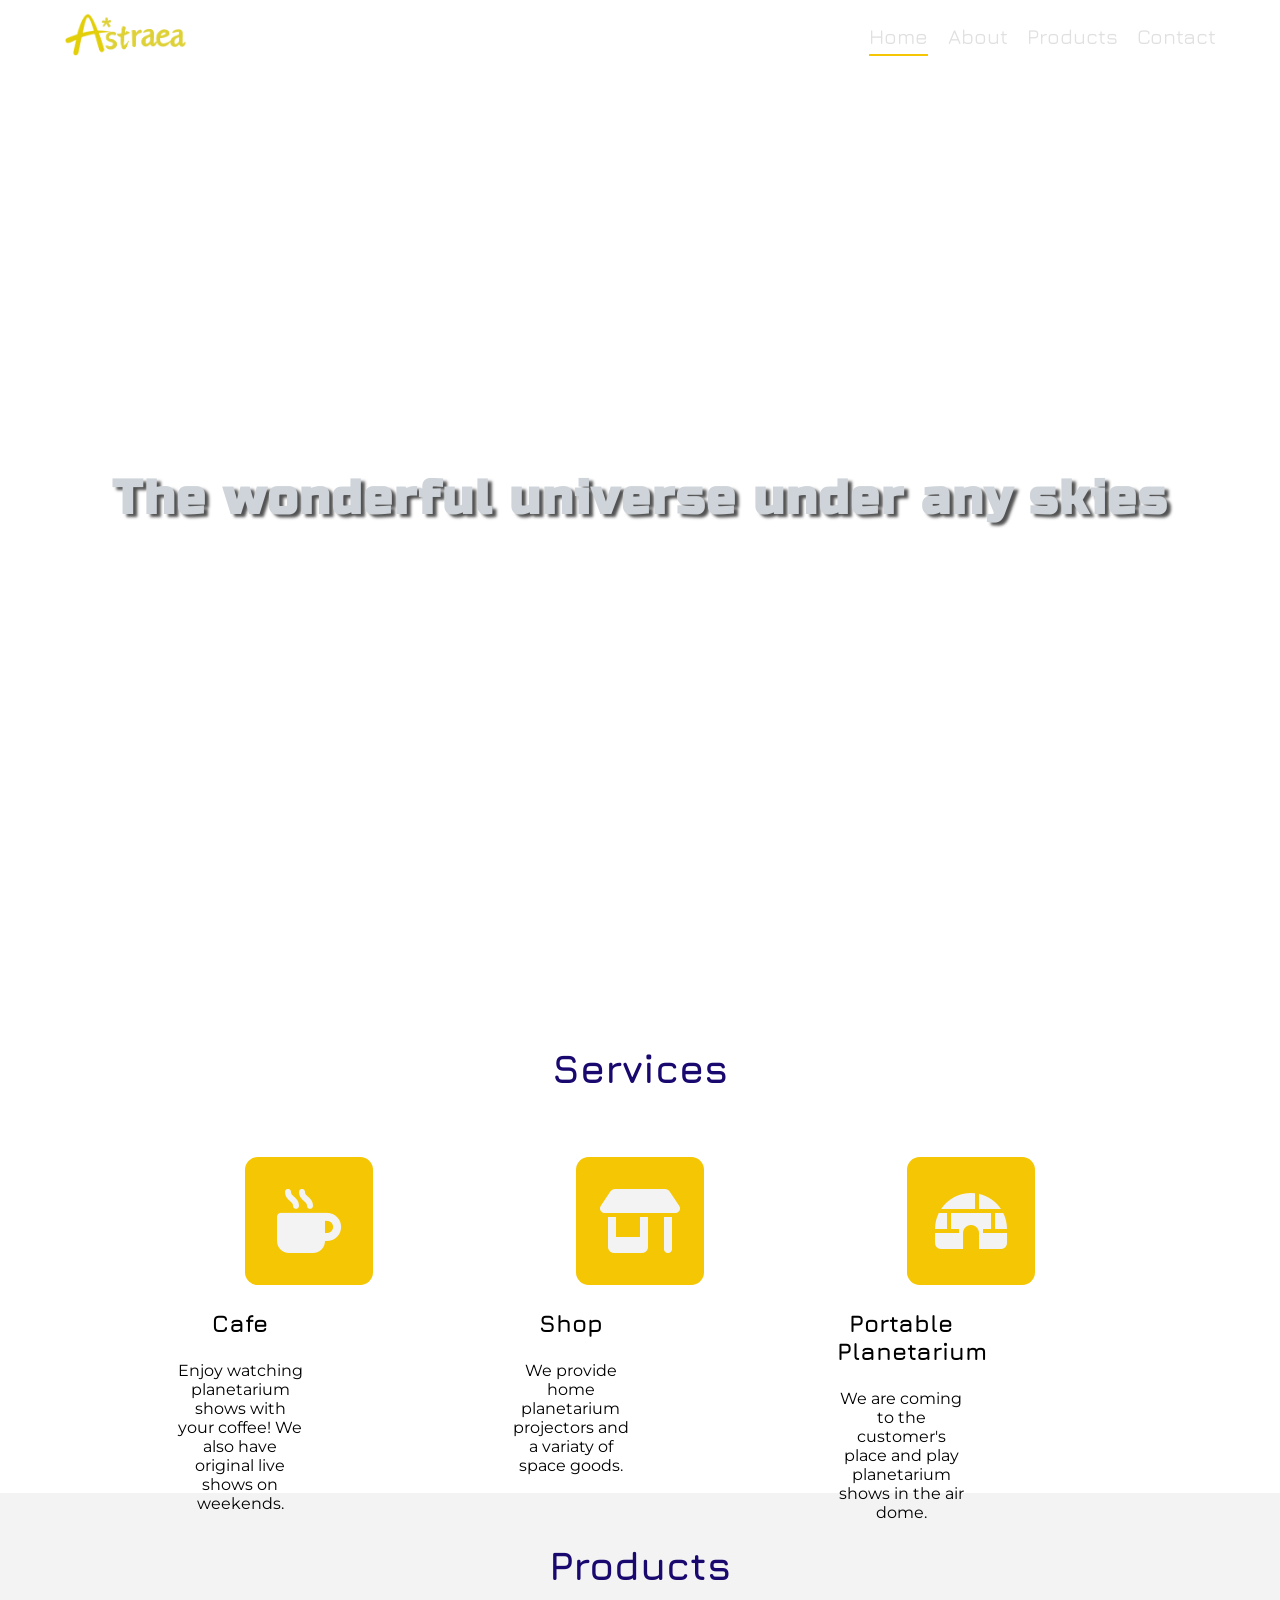
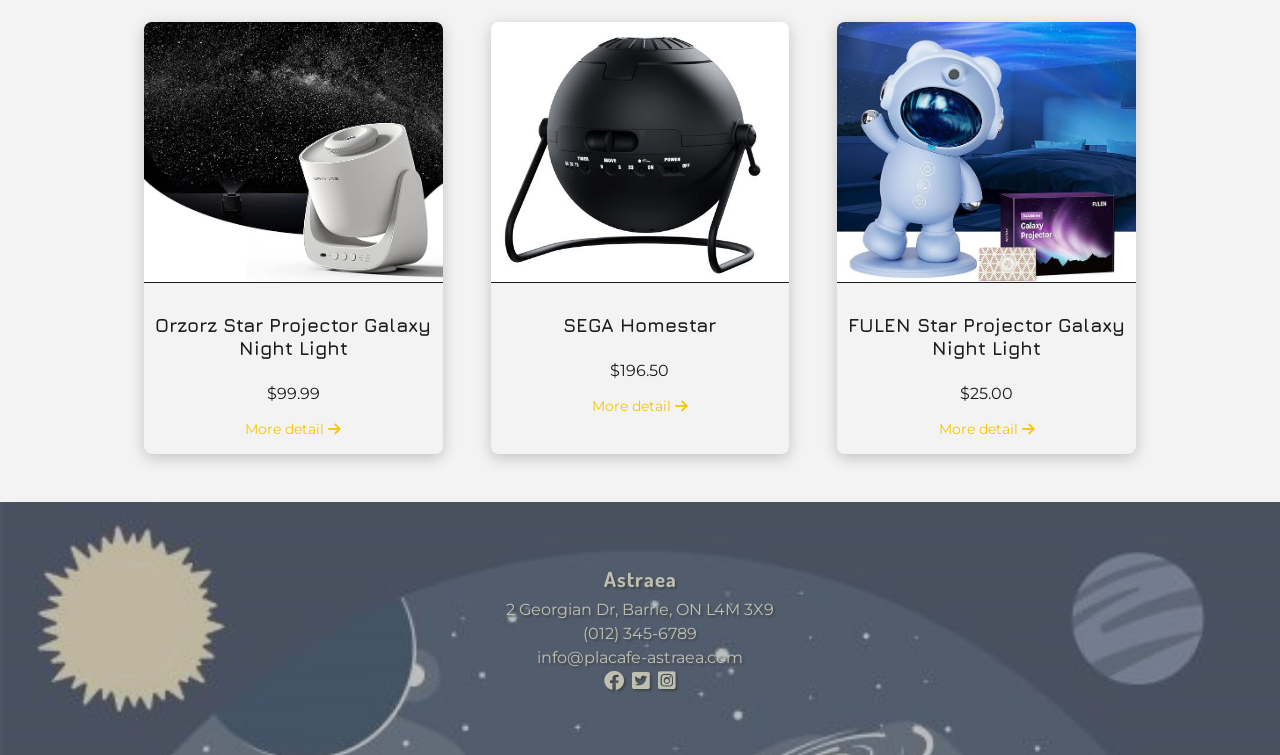
<file: index.html>
<!DOCTYPE html>
<html lang="en">
  <head>
    <meta charset="UTF-8" />
    <meta name="viewport" content="width=device-width, initial-scale=1.0" />
    <meta
      name="description"
      content="This is the home page HTML for the main project"
    />
    <meta name="robots" content="noindex, nofollow" />
    <!-- title -->
    <title>Astraea - Home</title>

    <!-- Favicon -->
    <link href="./image/favicon.png" rel="icon" />

    <!-- fonts -->
    <link rel="preconnect" href="https://fonts.googleapis.com" />
    <link rel="preconnect" href="https://fonts.gstatic.com" crossorigin />
    <link
      href="https://fonts.googleapis.com/css2?family=Dosis:wght@200..800&family=Jura:wght@300..700&family=Montserrat:ital,wght@0,100..900;1,100..900&family=Russo+One&display=swap"
      rel="stylesheet"
    />
    <!-- css -->
    <link rel="stylesheet" href="./css/style.css" />
    <!-- add icons -->
    <link rel="stylesheet" href="./fontawesome/css/all.min.css" />
    <!-- js/jQuery -->
    <script
      src="https://code.jquery.com/jquery-3.7.0.min.js"
      integrity="sha256-2Pmvv0kuTBOenSvLm6bvfBSSHrUJ+3A7x6P5Ebd07/g="
      crossorigin="anonymous"
    ></script>
    <script src="./js/script.js"></script>
  </head>

  <body id="home" class="home">
    <header>
      <div class="desktop-nav">
        <!-- header logo -->
        <a href="index.html" class="logo">
          <img src="./image/logo-yellow.png" alt="logo" />
        </a>

        <nav>
          <menu>
            <li><a href="./index.html" class="active">Home</a></li>
            <li><a href="./about.html">About</a></li>
            <li>
              <a href="#">Products</a>
              <ul class="dropdown">
                <li>
                  <a href="./products/orzorz.html"
                    ><span>&gt;</span>Orzorz Star</a
                  >
                </li>
                <li>
                  <a href="./products/sega.html"
                    ><span>&gt;</span>SEGA Homestar</a
                  >
                </li>
                <li>
                  <a href="./products/fulen.html"
                    ><span>&gt;</span>FULEN Star</a
                  >
                </li>
              </ul>
            </li>
            <li><a href="./contact.html">Contact</a></li>
          </menu>
          <i class="mobile-nav-toggle d-xl-none bi bi-list"></i>
        </nav>
      </div>
      <div class="mobile-nav">
        <input id="burger" type="checkbox" />
        <label for="burger">
          <span></span>
          <span></span>
          <span></span>
        </label>
        <nav>
          <div>
            <a href="index.html"
              ><img src="./image/logo.png" alt="header logo"
            /></a>
          </div>
          <menu>
            <li><a href="./index.html">Home</a></li>
            <li><a href="./about.html">About</a></li>
            <li><a href="./products/orzorz.html">Products(Orzorz Star)</a></li>
            <li><a href="./products/sega.html">Products(SEGA Homestar)</a></li>
            <li><a href="./products/fulen.html">Products(FULEN Star)</a></li>
            <li><a href="./contact.html">Contact</a></li>
          </menu>
        </nav>
      </div>
    </header>
    <section class="masthead">
      <h1 class="fade-up">The wonderful universe under any skies</h1>

      <video autoplay muted loop>
        <source src="./image/hero-aurora.mp4" type="video/mp4" />
      </video>
    </section>

    <main>
      <!-- services section -->
      <section class="services">
        <h2>Services</h2>
        <div>
          <div class="service">
            <div>
              <h3>Cafe</h3>
              <p>
                Enjoy watching planetarium shows with your coffee! We also have
                original live shows on weekends.
              </p>
            </div>
            <div class="icon-box">
              <i class="fa-solid fa-mug-hot sev-icon"></i>
              <i class="fas fa-arrow-right focus"></i>
              <span>See Menu</span>
            </div>
          </div>

          <div class="service">
            <div>
              <h3>Shop</h3>
              <p>
                We provide home planetarium projectors and a variaty of space
                goods.
              </p>
            </div>
            <div class="icon-box">
              <i class="fa-solid fa-shop sev-icon"></i>
              <i class="fas fa-arrow-right focus"></i>
              <span>Check<br />Products</span>
            </div>
          </div>
          <div class="service">
            <div>
              <h3>Portable Planetarium</h3>
              <p>
                We are coming to the customer's place and play planetarium shows
                in the air dome.
              </p>
            </div>
            <div class="icon-box">
              <i class="fas fa-igloo sev-icon"></i>
              <i class="fas fa-arrow-right focus"></i>
              <span>Book Now</span>
            </div>
          </div>
        </div>
      </section>

      <!-- Cards -->
      <section class="products">
        <h2>Products</h2>
        <div class="card-row">
          <div>
            <div>
              <img
                src="./image/products/projector1.jpg"
                alt="product image:Orzorz Star Projector Galaxy Night Light"
              />
            </div>
            <!-- title -->
            <h4>Orzorz Star Projector Galaxy Night Light</h4>
            <p>$99.99</p>
            <p>
              <a href="./products/orzorz.html"
                >More detail <i class="fas fa-arrow-right"></i
              ></a>
            </p>
          </div>
          <div>
            <div>
              <img
                src="./image/products/projector2.jpg"
                alt="product image:SEGA Homestar"
              />
            </div>
            <!-- title -->
            <h4>SEGA Homestar</h4>
            <p>$196.50</p>
            <p>
              <a href="./products/sega.html"
                >More detail <i class="fas fa-arrow-right"></i
              ></a>
            </p>
          </div>
          <div>
            <div>
              <img
                src="./image/products/projector3.jpg"
                alt="product image:FULEN Star Projector Galaxy Night Light"
              />
            </div>
            <!-- title -->
            <h4>FULEN Star Projector Galaxy Night Light</h4>
            <p>$25.00</p>
            <p>
              <a href="./products/fulen.html"
                >More detail <i class="fas fa-arrow-right"></i
              ></a>
            </p>
          </div>
        </div>
      </section>
    </main>

    <footer>
      <div>
        <h3>Astraea</h3>
        <p>2 Georgian Dr, Barrie, ON L4M 3X9</p>
        <p>(012) 345-6789</p>
        <p>info@placafe-astraea.com</p>
        <div class="icons">
          <ul>
            <li>
              <a href="#"><i class="fa-brands fa-facebook fa-lg"></i></a>
            </li>
            <li>
              <a href="#"><i class="fa-brands fa-square-twitter fa-lg"></i></a>
            </li>
            <li>
              <a href="#"
                ><i class="fa-brands fa-square-instagram fa-lg"></i
              ></a>
            </li>
          </ul>
        </div>
      </div>
    </footer>
  </body>
</html>
</file>
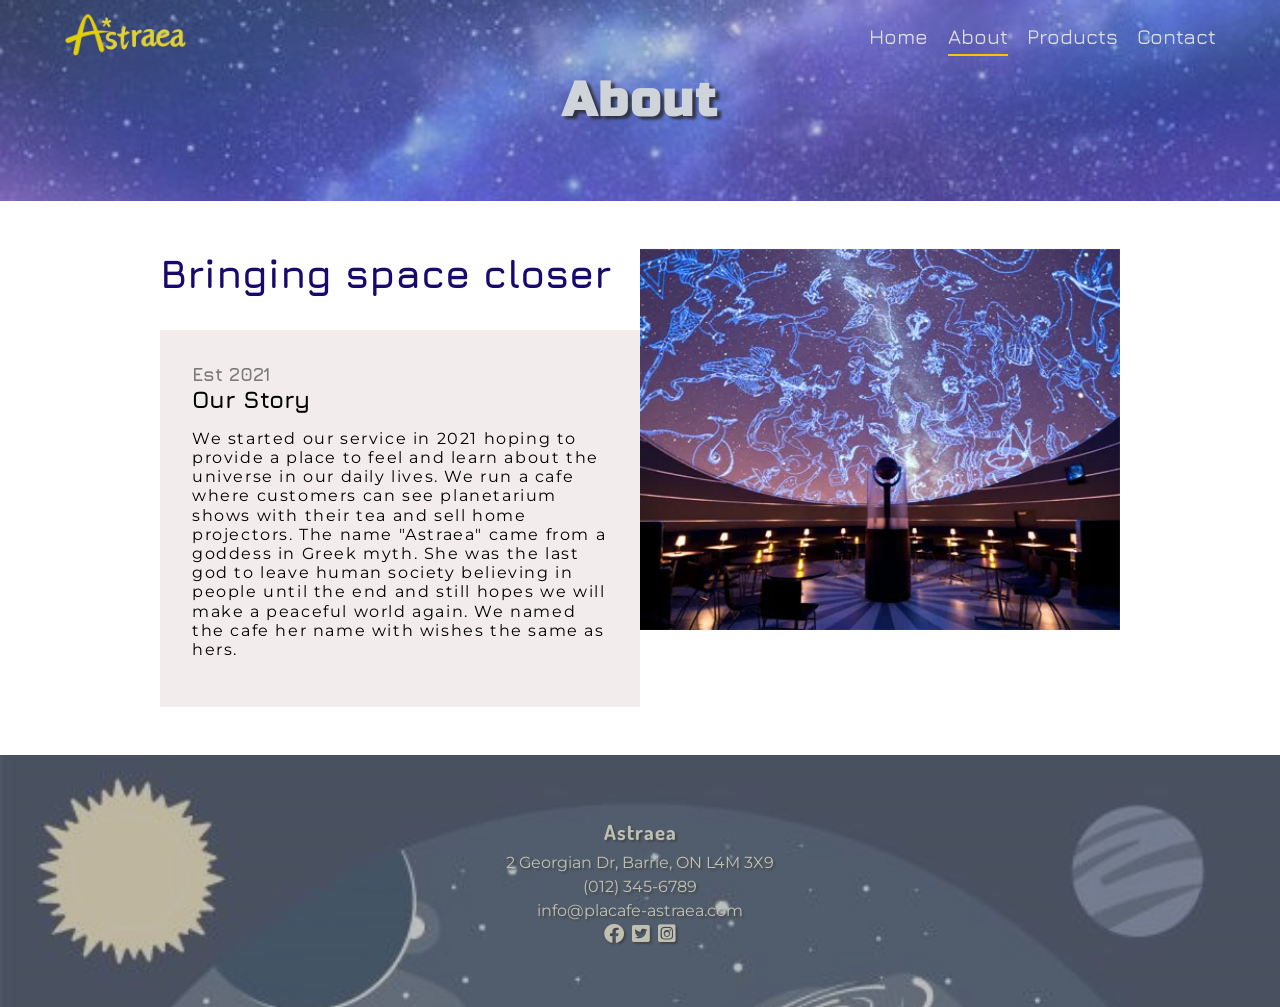
<file: about.html>
<!DOCTYPE html>
<html lang="en">

<head>
    <meta charset="UTF-8">
    <meta name="viewport" content="width=device-width, initial-scale=1.0">
    <meta name="description" content="This is the about page HTML for the main project">
    <meta name="robots" content="noindex, nofollow">
    <!-- title -->
    <title>Astraea - About</title>
    <!-- fonts -->
    <link rel="preconnect" href="https://fonts.googleapis.com">
    <link rel="preconnect" href="https://fonts.gstatic.com" crossorigin>
    <link
        href="https://fonts.googleapis.com/css2?family=Dosis:wght@200..800&family=Jura:wght@300..700&family=Montserrat:ital,wght@0,100..900;1,100..900&family=Russo+One&display=swap"
        rel="stylesheet">
    <!-- css -->
    <link rel="stylesheet" href="./css/style.css">
    <!-- add icons -->
    <link rel="stylesheet" href="./fontawesome/css/all.min.css">
    <!-- js/jQuery -->
    <script src="https://code.jquery.com/jquery-3.7.0.min.js"
        integrity="sha256-2Pmvv0kuTBOenSvLm6bvfBSSHrUJ+3A7x6P5Ebd07/g=" crossorigin="anonymous"></script>
    <script src="./js/script.js"></script>
</head>

<body class="subpage">
    <header>
        <div class="desktop-nav">
            <!-- header logo -->
            <a href="index.html" class="logo">
                <img src="./image/logo-yellow.png" alt="logo">
            </a>
            <nav>
                <menu>
                    <li><a href="./index.html">Home</a></li>
                    <li><a href="./about.html" class="active">About</a></li>
                    <li><a href="#">Products</a>
                        <ul class="dropdown">
                            <li><a href="./products/orzorz.html"><span>&gt;</span>Orzorz Star</a></li>
                            <li><a href="./products/sega.html"><span>&gt;</span>SEGA Homestar</a></li>
                            <li><a href="./products/fulen.html"><span>&gt;</span>FULEN Star</a></li>
                        </ul>
                    </li>
                    <li><a href="./contact.html">Contact</a></li>
                </menu>
                <i class="mobile-nav-toggle d-xl-none bi bi-list"></i>
            </nav>
        </div>
        <div class="mobile-nav">
            <input id="burger" type="checkbox">
            <label for="burger">
                <span></span>
                <span></span>
                <span></span>
            </label>
            <nav>
                <div>
                    <a href="index.html"><img src="./image/logo.png" alt="header logo"></a>
                </div>
                <menu>
                    <li><a href="./index.html">Home</a></li>
                    <li><a href="./about.html">About</a></li>
                    <li><a href="./products/orzorz.html">Products(Orzorz Star)</a></li>
                    <li><a href="./products/sega.html">Products(SEGA Homestar)</a></li>
                    <li><a href="./products/fulen.html">Products(FULEN Star)</a></li>
                    <li><a href="./contact.html">Contact</a></li>
                </menu>
            </nav>
        </div>
    </header>
    <section class="masthead">
        <h1>About</h1>
    </section>
    <main>
        <section class="about">
            <div>
                <h2>Bringing space closer</h2>
                <div class="fade-left">
                    <h4>Est 2021</h4>
                    <h3>Our Story</h3>
                    <p>We started our service in 2021 hoping to provide a place to feel and learn about the universe in
                        our daily lives. We run a cafe where customers can see planetarium shows with their tea and sell
                        home projectors. The name "Astraea" came from a goddess in Greek myth. She was the last god to
                        leave human society believing in people until the end and still hopes we will make a peaceful
                        world again. We named the cafe her name with wishes the same as hers.</p>
                </div>
            </div>
            <div>
                <img src="./image/about.png" class="fade-up" alt="image of the cafe">
            </div>
        </section>
    </main>

    <footer>
        <div>
            <h3>Astraea</h3>
            <p>2 Georgian Dr, Barrie, ON L4M 3X9</p>
            <p>(012) 345-6789</p>
            <p>info@placafe-astraea.com</p>
            <div class="icons">
                <ul>
                    <li><a href="#"><i class="fa-brands fa-facebook fa-lg"></i></a></li>
                    <li><a href="#"><i class="fa-brands fa-square-twitter fa-lg"></i></a></li>
                    <li><a href="#"><i class="fa-brands fa-square-instagram fa-lg"></i></a></li>
                </ul>
            </div>
        </div>
    </footer>
</body>

</html>
</file>
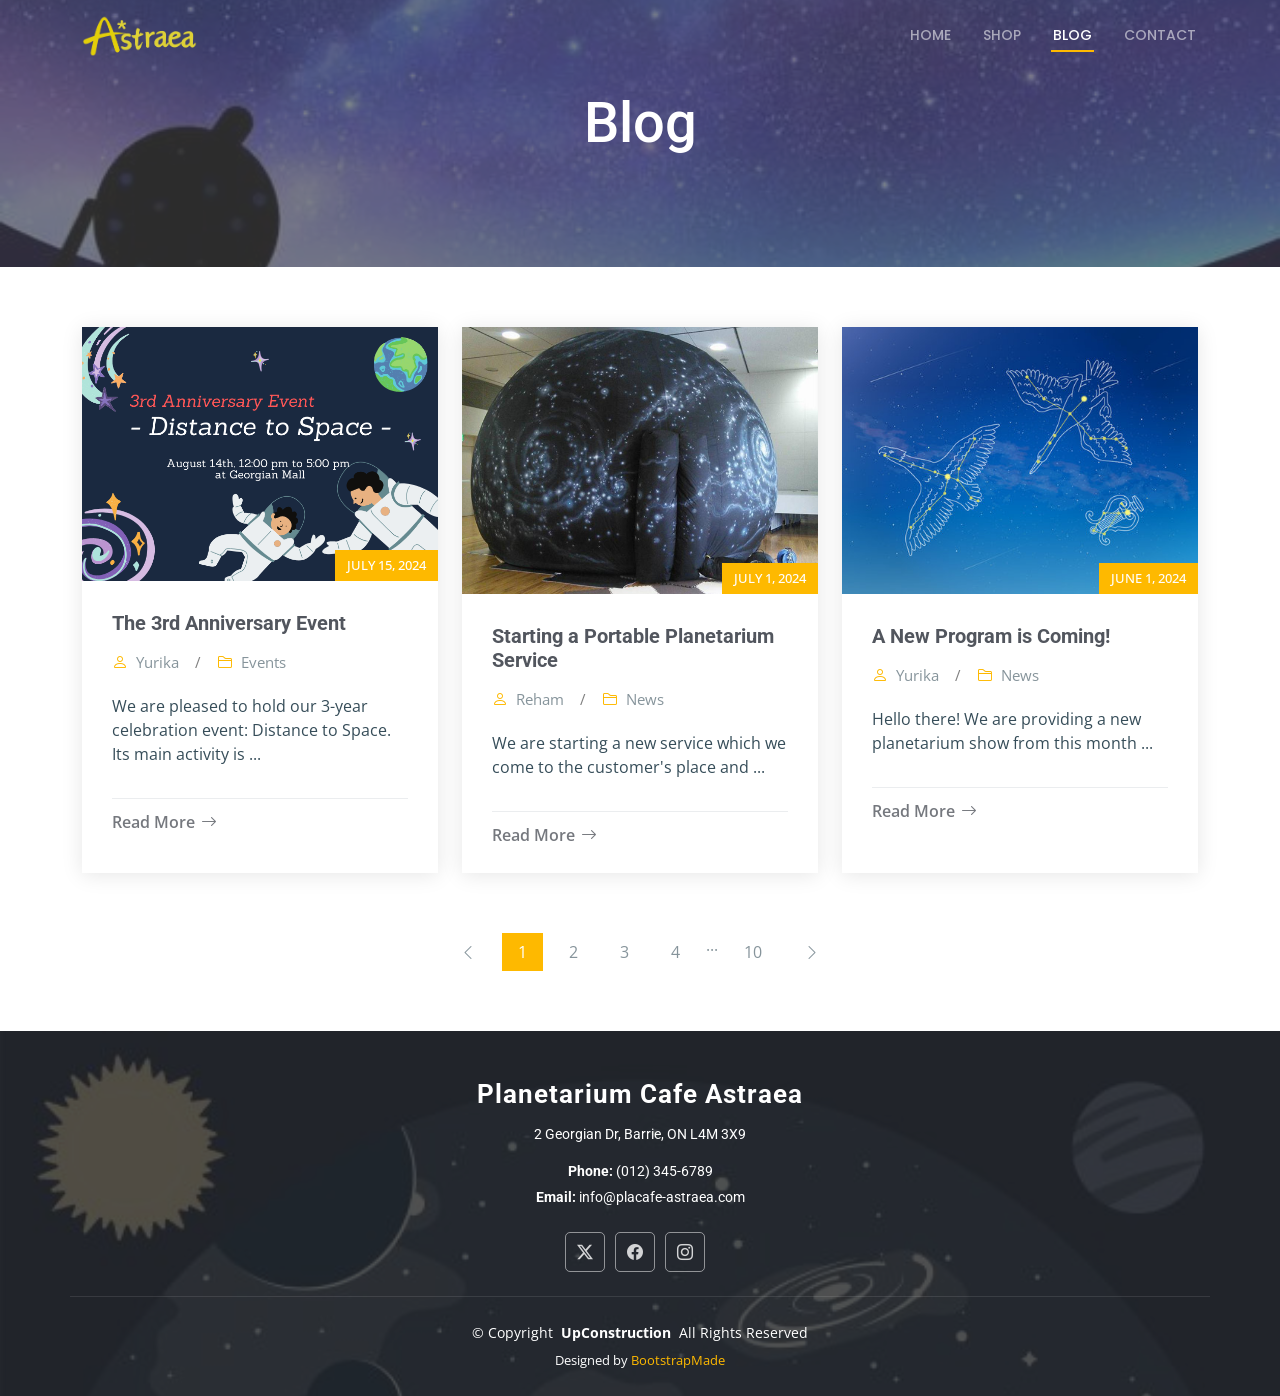
<file: blog.html>
<!DOCTYPE html>
<html lang="en">

<head>
  <meta charset="utf-8">
  <meta content="width=device-width, initial-scale=1.0" name="viewport">
  <title>Blog - Astraea</title>
  <meta content="Demo blog page for Planetarium Cafe Astraea" name="description">
  <meta name="robots" content="noindex, nofollow">

  <!-- Favicons -->
  <link href="assets/img/favicon.png" rel="icon">
  <link href="assets/img/apple-touch-icon.png" rel="apple-touch-icon">

  <!-- Fonts -->
  <link href="https://fonts.googleapis.com" rel="preconnect">
  <link href="https://fonts.gstatic.com" rel="preconnect" crossorigin>
  <link
    href="https://fonts.googleapis.com/css2?family=Roboto:ital,wght@0,100;0,300;0,400;0,500;0,700;0,900;1,100;1,300;1,400;1,500;1,700;1,900&family=Open+Sans:ital,wght@0,300;0,400;0,500;0,600;0,700;0,800;1,300;1,400;1,500;1,600;1,700;1,800&family=Poppins:ital,wght@0,100;0,200;0,300;0,400;0,500;0,600;0,700;0,800;0,900;1,100;1,200;1,300;1,400;1,500;1,600;1,700;1,800;1,900&display=swap"
    rel="stylesheet">

  <!-- Vendor CSS Files -->
  <link href="assets/vendor/bootstrap/css/bootstrap.min.css" rel="stylesheet">
  <link href="assets/vendor/bootstrap-icons/bootstrap-icons.css" rel="stylesheet">
  <link href="assets/vendor/aos/aos.css" rel="stylesheet">
  <link href="assets/vendor/fontawesome-free/css/all.min.css" rel="stylesheet">
  <link href="assets/vendor/glightbox/css/glightbox.min.css" rel="stylesheet">
  <link href="assets/vendor/swiper/swiper-bundle.min.css" rel="stylesheet">

  <!-- Main CSS File -->
  <link href="assets/css/main.css" rel="stylesheet">

  <!-- =======================================================
  * Template Name: UpConstruction
  * Template URL: https://bootstrapmade.com/upconstruction-bootstrap-construction-website-template/
  * Updated: Jun 29 2024 with Bootstrap v5.3.3
  * Author: BootstrapMade.com
  * License: https://bootstrapmade.com/license/
  ======================================================== -->
</head>

<body class="blog-page">

  <header id="header" class="header d-flex align-items-center fixed-top">
    <div class="container-fluid container-xl position-relative d-flex align-items-center justify-content-between">

      <a href="index.html" class="logo d-flex align-items-center">
        <img src="assets/img/logo-yellow.png" alt="logo">
      </a>

      <nav id="navmenu" class="navmenu">
        <ul>
          <li><a href="index.html">Home</a></li>
          <li><a href="shop.html">Shop</a></li>
          <li><a href="#" class="active">Blog</a></li>
          <li><a href="contact.html">Contact</a></li>
        </ul>
        <i class="mobile-nav-toggle d-xl-none bi bi-list"></i>
      </nav>
    </div>
  </header>

  <main class="main">

    <!-- Page Title -->
    <div class="page-title dark-background">
      <div class="container position-relative">
        <h1>Blog</h1>
      </div>
    </div><!-- End Page Title -->

    <!-- Blog Posts Section -->
    <section id="blog-posts" class="blog-posts section">

      <div class="container">
        <div class="row gy-4">

          <div class="col-lg-4">
            <article class="position-relative h-100">

              <div class="post-img position-relative overflow-hidden">
                <img src="assets/img/blog/event-thumbnail.png" class="img-fluid" alt="event thumbnail">
                <span class="post-date">July 15, 2024</span>
              </div>

              <div class="post-content d-flex flex-column">

                <h3 class="post-title">The 3rd Anniversary Event</h3>

                <div class="meta d-flex align-items-center">
                  <div class="d-flex align-items-center">
                    <i class="bi bi-person"></i> <span class="ps-2">Yurika</span>
                  </div>
                  <span class="px-3 text-black-50">/</span>
                  <div class="d-flex align-items-center">
                    <i class="bi bi-folder2"></i> <span class="ps-2">Events</span>
                  </div>
                </div>

                <p>
                  We are pleased to hold our 3-year celebration event: Distance to Space. Its main activity is ...
                </p>

                <hr>

                <a href="./blog/third-anniversary-event.html" class="readmore stretched-link"><span>Read More</span><i
                    class="bi bi-arrow-right"></i></a>

              </div>

            </article>
          </div><!-- End post list item -->

          <div class="col-lg-4">
            <article class="position-relative h-100">

              <div class="post-img position-relative overflow-hidden">
                <img src="assets/img/blog/air-dome.jpg" class="img-fluid" alt="">
                <span class="post-date">July 1, 2024</span>
              </div>

              <div class="post-content d-flex flex-column">

                <h3 class="post-title">Starting a Portable Planetarium Service</h3>

                <div class="meta d-flex align-items-center">
                  <div class="d-flex align-items-center">
                    <i class="bi bi-person"></i> <span class="ps-2">Reham</span>
                  </div>
                  <span class="px-3 text-black-50">/</span>
                  <div class="d-flex align-items-center">
                    <i class="bi bi-folder2"></i> <span class="ps-2">News</span>
                  </div>
                </div>

                <p>
                  We are starting a new service which we come to the customer's place and ...
                </p>

                <hr>

                <a href="#" class="readmore stretched-link"><span>Read More</span><i class="bi bi-arrow-right"></i></a>

              </div>

            </article>
          </div><!-- End post list item -->

          <div class="col-lg-4">
            <article class="position-relative h-100">

              <div class="post-img position-relative overflow-hidden">
                <img src="assets/img/blog/summer-show.jpg" class="img-fluid" alt="">
                <span class="post-date">June 1, 2024</span>
              </div>

              <div class="post-content d-flex flex-column">

                <h3 class="post-title">A New Program is Coming!</h3>

                <div class="meta d-flex align-items-center">
                  <div class="d-flex align-items-center">
                    <i class="bi bi-person"></i> <span class="ps-2">Yurika</span>
                  </div>
                  <span class="px-3 text-black-50">/</span>
                  <div class="d-flex align-items-center">
                    <i class="bi bi-folder2"></i> <span class="ps-2">News</span>
                  </div>
                </div>

                <p>
                  Hello there! We are providing a new planetarium show from this month ...
                </p>

                <hr>

                <a href="#" class="readmore stretched-link"><span>Read More</span><i class="bi bi-arrow-right"></i></a>

              </div>

            </article>
          </div><!-- End post list item -->
        </div>
      </div>

    </section><!-- /Blog Posts Section -->

    <!-- Blog Pagination Section -->
    <section id="blog-pagination" class="blog-pagination section">

      <div class="container">
        <div class="d-flex justify-content-center">
          <ul>
            <li><a href="#"><i class="bi bi-chevron-left"></i></a></li>
            <li><a href="#" class="active">1</a></li>
            <li><a href="#">2</a></li>
            <li><a href="#">3</a></li>
            <li><a href="#">4</a></li>
            <li>...</li>
            <li><a href="#">10</a></li>
            <li><a href="#"><i class="bi bi-chevron-right"></i></a></li>
          </ul>
        </div>
      </div>

    </section><!-- /Blog Pagination Section -->

  </main>

  <footer id="footer" class="footer dark-background">

    <div class="container footer-top">
      <div class="gy-4">
        <div class="text-center footer-about">
          <a href="index.html" class="logo">
            <span class="sitename">Planetarium Cafe Astraea</span>
          </a>
          <div class="footer-contact pt-3">
            <p>2 Georgian Dr, Barrie, ON L4M 3X9</p>
            <p class="mt-3"><strong>Phone:</strong> <span>(012) 345-6789</span></p>
            <p><strong>Email:</strong> <span>info@placafe-astraea.com</span></p>
          </div>
          <div class="social-links d-flex justify-content-center mt-4">
            <a href="https://x.com/#" target="_blank"><i class="bi bi-twitter-x"></i></a>
            <a href="https://www.facebook.com/#" target="_blank"><i class="bi bi-facebook"></i></a>
            <a href="https://www.instagram.com//#" target="_blank"><i class="bi bi-instagram"></i></a>
          </div>
        </div>
      </div>
    </div>

    <div class="container copyright text-center mt-4">
      <p>© <span>Copyright</span> <strong class="px-1 sitename">UpConstruction</strong> <span>All Rights Reserved</span>
      </p>
      <div class="credits">
        <!-- All the links in the footer should remain intact. -->
        <!-- You can delete the links only if you've purchased the pro version. -->
        <!-- Licensing information: https://bootstrapmade.com/license/ -->
        <!-- Purchase the pro version with working PHP/AJAX contact form: [buy-url] -->
        Designed by <a href="https://bootstrapmade.com/">BootstrapMade</a>
      </div>
    </div>

  </footer>

  <!-- Scroll Top -->
  <a href="#" id="scroll-top" class="scroll-top d-flex align-items-center justify-content-center"><i
      class="bi bi-arrow-up-short"></i></a>

  <!-- Preloader -->
  <div id="preloader"></div>

  <!-- Vendor JS Files -->
  <script src="assets/vendor/bootstrap/js/bootstrap.bundle.min.js"></script>
  <script src="assets/vendor/php-email-form/validate.js"></script>
  <script src="assets/vendor/aos/aos.js"></script>
  <script src="assets/vendor/glightbox/js/glightbox.min.js"></script>
  <script src="assets/vendor/imagesloaded/imagesloaded.pkgd.min.js"></script>
  <script src="assets/vendor/isotope-layout/isotope.pkgd.min.js"></script>
  <script src="assets/vendor/swiper/swiper-bundle.min.js"></script>
  <script src="assets/vendor/purecounter/purecounter_vanilla.js"></script>

  <!-- Main JS File -->
  <script src="assets/js/main.js"></script>

</body>

</html>
</file>
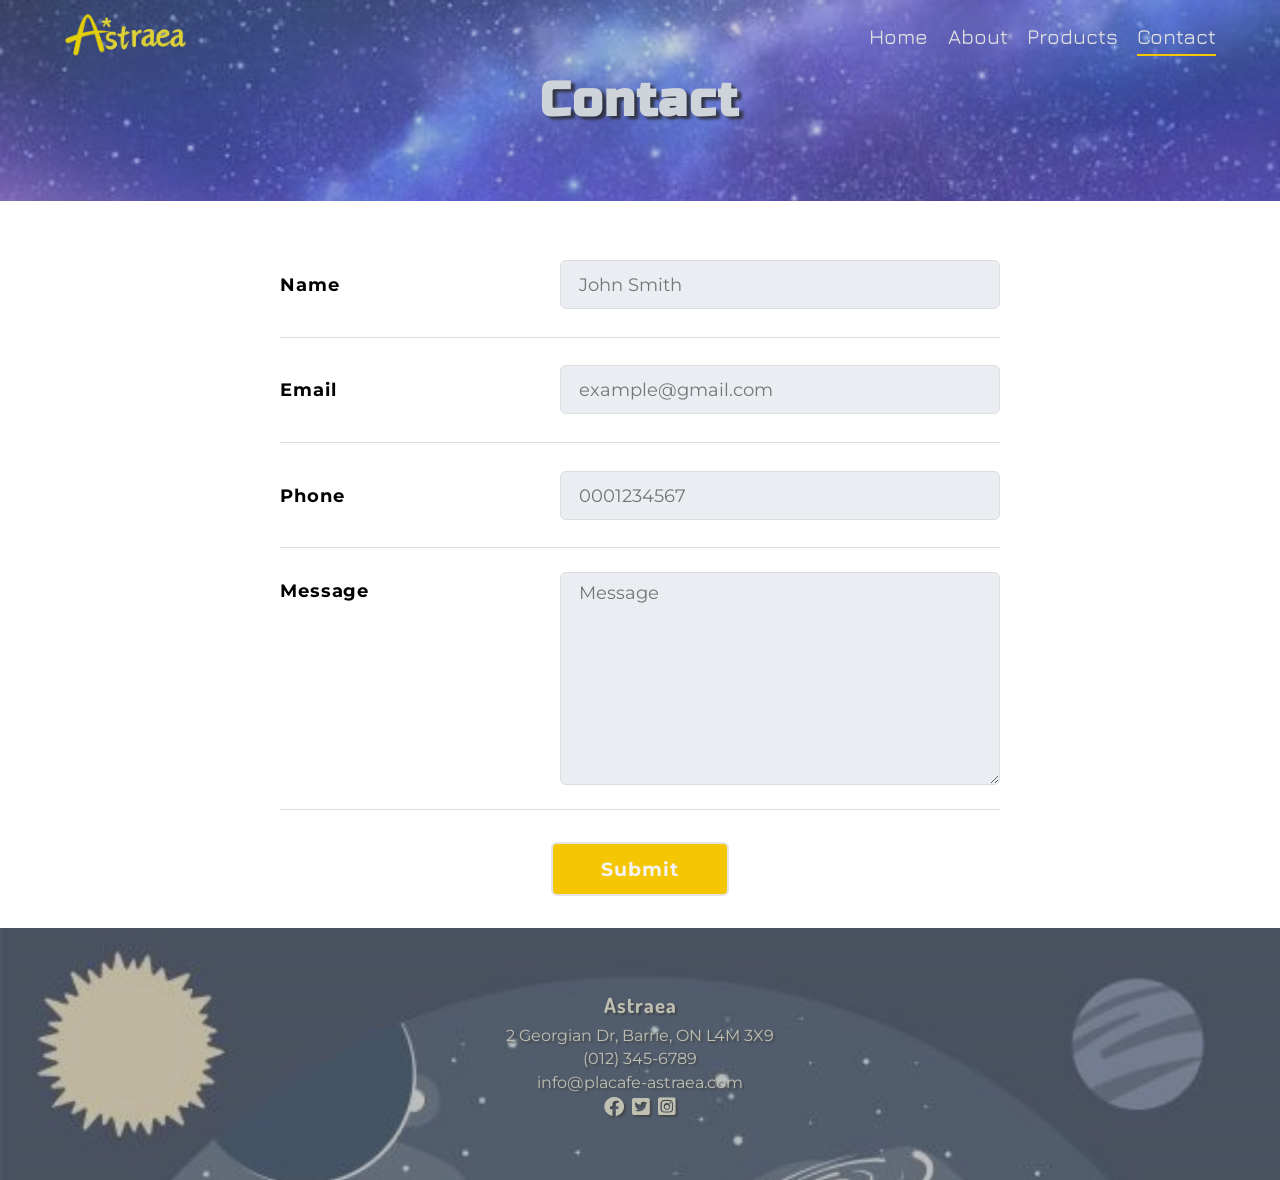
<file: contact.html>
<!DOCTYPE html>
<html lang="en">

<head>
    <meta charset="UTF-8">
    <meta name="viewport" content="width=device-width, initial-scale=1.0">
    <meta name="description" content="This is the contact page HTML for the main project">
    <meta name="robots" content="noindex, nofollow">
    <!-- title -->
    <title>Astraea - Contact</title>
    <!-- fonts -->
    <link rel="preconnect" href="https://fonts.googleapis.com">
    <link rel="preconnect" href="https://fonts.gstatic.com" crossorigin>
    <link
        href="https://fonts.googleapis.com/css2?family=Dosis:wght@200..800&family=Jura:wght@300..700&family=Montserrat:ital,wght@0,100..900;1,100..900&family=Russo+One&display=swap"
        rel="stylesheet">
    <!-- css -->
    <link rel="stylesheet" href="./css/style.css">
    <!-- add icons -->
    <link rel="stylesheet" href="./fontawesome/css/all.min.css">
    <!-- js/jQuery -->
    <script src="https://code.jquery.com/jquery-3.7.0.min.js"
        integrity="sha256-2Pmvv0kuTBOenSvLm6bvfBSSHrUJ+3A7x6P5Ebd07/g=" crossorigin="anonymous"></script>
    <script src="./js/script.js"></script>
</head>

<body class="subpage">
    <header>
        <div class="desktop-nav">
            <!-- header logo -->
            <a href="index.html" class="logo">
                <img src="./image/logo-yellow.png" alt="logo">
            </a>

            <nav>
                <menu>
                    <li><a href="./index.html">Home</a></li>
                    <li><a href="./about.html">About</a></li>
                    <li><a href="#">Products</a>
                        <ul class="dropdown">
                            <li><a href="./products/orzorz.html"><span>&gt;</span>Orzorz Star</a></li>
                            <li><a href="./products/sega.html"><span>&gt;</span>SEGA Homestar</a></li>
                            <li><a href="./products/fulen.html"><span>&gt;</span>FULEN Star</a></li>
                        </ul>
                    </li>
                    <li><a href="./contact.html" class="active">Contact</a></li>
                </menu>
                <i class="mobile-nav-toggle d-xl-none bi bi-list"></i>
            </nav>
        </div>
        <div class="mobile-nav">
            <input id="burger" type="checkbox">
            <label for="burger">
                <span></span>
                <span></span>
                <span></span>
            </label>
            <nav>
                <div>
                    <a href="index.html"><img src="./image/logo.png" alt="header logo"></a>
                </div>
                <menu>
                    <li><a href="./index.html">Home</a></li>
                    <li><a href="./about.html">About</a></li>
                    <li><a href="./products/orzorz.html">Products(Orzorz Star)</a></li>
                    <li><a href="./products/sega.html">Products(SEGA Homestar)</a></li>
                    <li><a href="./products/fulen.html">Products(FULEN Star)</a></li>
                    <li><a href="./contact.html">Contact</a></li>
                </menu>
            </nav>
        </div>
    </header>
    <section class="masthead">
        <h1>Contact</h1>
    </section>
    <main>
        <section class="contact">
            <form class="contact-form" action="#" method="post">
                <div class="form-item">
                    <p class="label">Name</p>
                    <input type="text" class="form-base form-input" placeholder="John Smith">
                    <input type="text" class="form-base form-input" placeholder="Name">
                </div>
                <div class="form-item">
                    <p class="label">Email</p>
                    <input type="email" class="form-base form-input" placeholder="example@gmail.com">
                    <input type="email" class="form-base form-input" placeholder="Email">
                </div>
                <div class="form-item">
                    <p class="label">Phone</p>
                    <input type="text" class="form-base form-input" placeholder="0001234567">
                    <input type="text" class="form-base form-input" placeholder="Phone">
                </div>
                <div class="form-item">
                    <p class="label label-message">Message</p>
                    <textarea class="form-base form-textarea" placeholder="Message"></textarea>
                </div>
                <input type="submit" class="form-btn" value="Submit">
            </form>
        </section>
    </main>
    <footer>
        <div>
            <h3>Astraea</h3>
            <p>2 Georgian Dr, Barrie, ON L4M 3X9</p>
            <p>(012) 345-6789</p>
            <p>info@placafe-astraea.com</p>
            <div class="icons">
                <ul>
                    <li><a href="#"><i class="fa-brands fa-facebook fa-lg"></i></a></li>
                    <li><a href="#"><i class="fa-brands fa-square-twitter fa-lg"></i></a></li>
                    <li><a href="#"><i class="fa-brands fa-square-instagram fa-lg"></i></a></li>
                </ul>
            </div>
        </div>
    </footer>
</body>

</html>
</file>
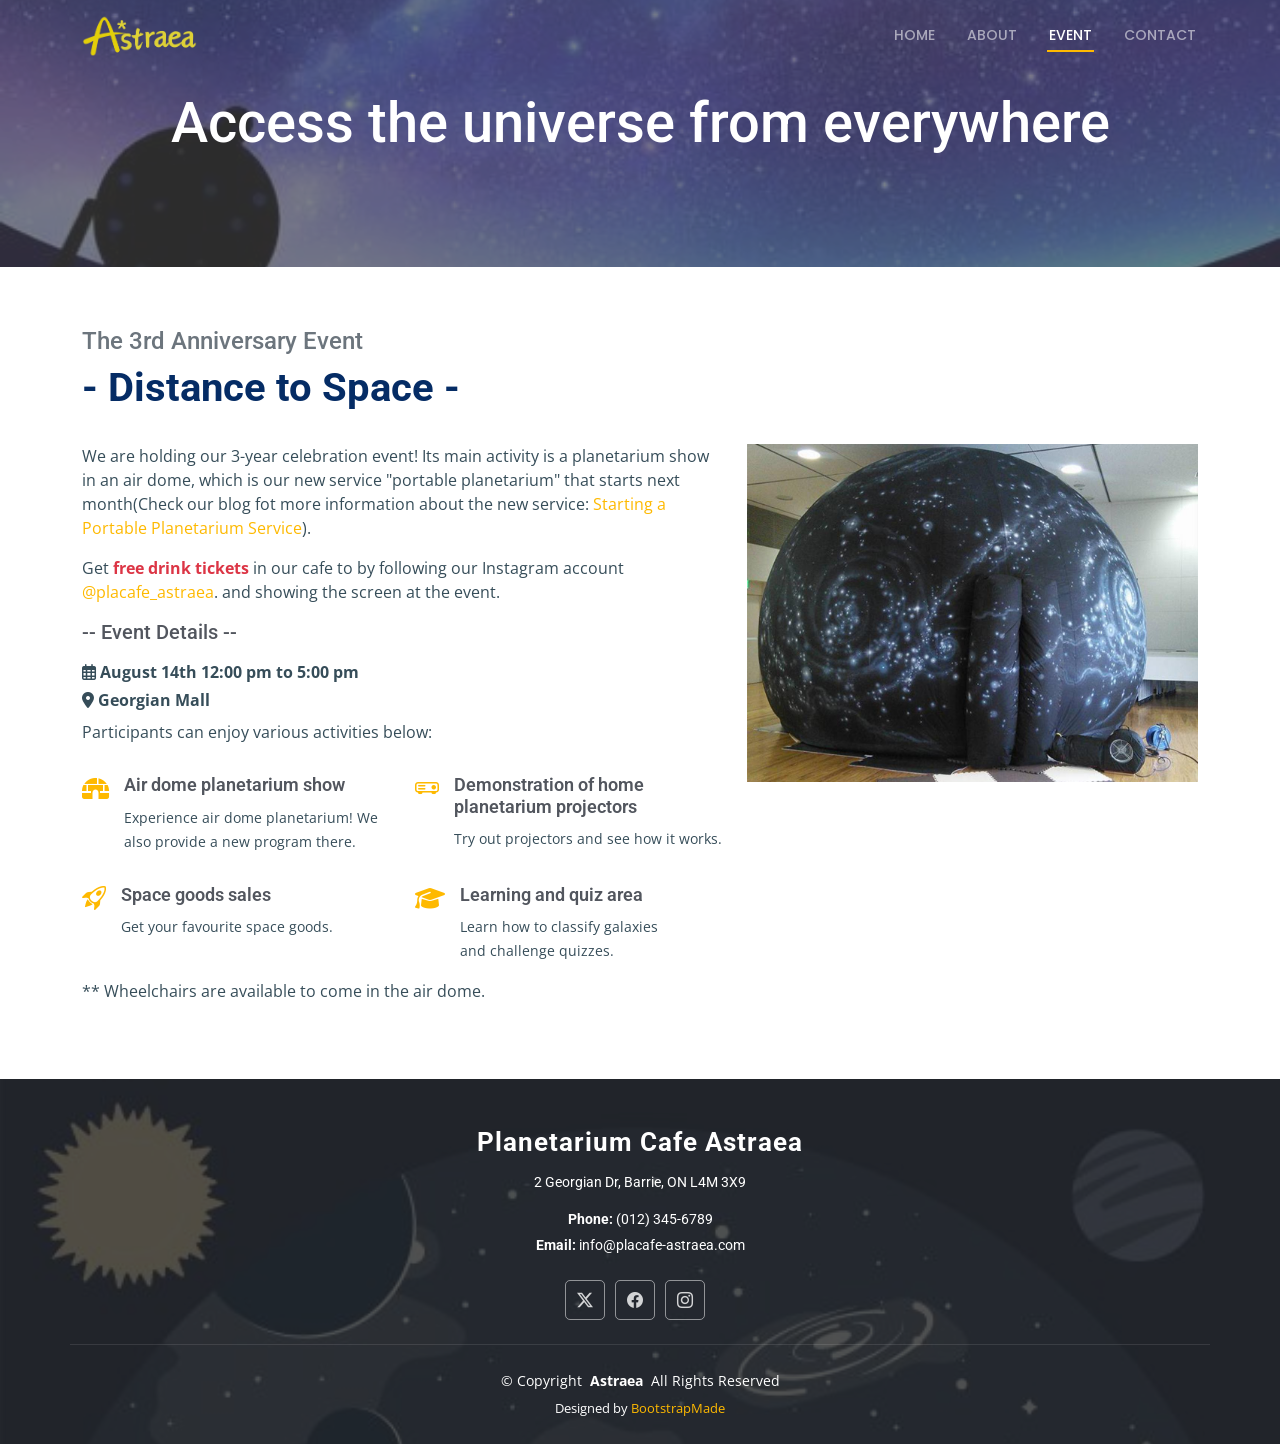
<file: event.html>
<!DOCTYPE html>
<html lang="en">

<head>
  <meta charset="utf-8">
  <meta content="width=device-width, initial-scale=1.0" name="viewport">
  <title>Event - UpConstruction Bootstrap Template</title>
  <meta content="Demo event page for Planetarium Cafe Astraea" name="description">
  <meta name="robots" content="noindex, nofollow">

  <!-- Favicons -->
  <link href="assets/img/favicon.png" rel="icon">
  <link href="assets/img/apple-touch-icon.png" rel="apple-touch-icon">

  <!-- Fonts -->
  <link href="https://fonts.googleapis.com" rel="preconnect">
  <link href="https://fonts.gstatic.com" rel="preconnect" crossorigin>
  <link
    href="https://fonts.googleapis.com/css2?family=Roboto:ital,wght@0,100;0,300;0,400;0,500;0,700;0,900;1,100;1,300;1,400;1,500;1,700;1,900&family=Open+Sans:ital,wght@0,300;0,400;0,500;0,600;0,700;0,800;1,300;1,400;1,500;1,600;1,700;1,800&family=Poppins:ital,wght@0,100;0,200;0,300;0,400;0,500;0,600;0,700;0,800;0,900;1,100;1,200;1,300;1,400;1,500;1,600;1,700;1,800;1,900&display=swap"
    rel="stylesheet">

  <!-- Vendor CSS Files -->
  <link href="assets/vendor/bootstrap/css/bootstrap.min.css" rel="stylesheet">
  <link href="assets/vendor/bootstrap-icons/bootstrap-icons.css" rel="stylesheet">
  <link href="assets/vendor/aos/aos.css" rel="stylesheet">
  <link href="assets/vendor/fontawesome-free/css/all.min.css" rel="stylesheet">
  <link href="assets/vendor/glightbox/css/glightbox.min.css" rel="stylesheet">
  <link href="assets/vendor/swiper/swiper-bundle.min.css" rel="stylesheet">

  <!-- Main CSS File -->
  <link href="assets/css/main.css" rel="stylesheet">

  <!-- =======================================================
  * Template Name: UpConstruction
  * Template URL: https://bootstrapmade.com/upconstruction-bootstrap-construction-website-template/
  * Updated: Jun 29 2024 with Bootstrap v5.3.3
  * Author: BootstrapMade.com
  * License: https://bootstrapmade.com/license/
  ======================================================== -->
</head>

<body class="even-page">

  <header id="header" class="header d-flex align-items-center fixed-top">
    <div class="container-fluid container-xl position-relative d-flex align-items-center justify-content-between">

      <a href="index.html" class="logo d-flex align-items-center">
        <img src="assets/img/logo-yellow.png" alt="logo">
      </a>

      <nav id="navmenu" class="navmenu">
        <ul>
          <li><a href="index.html">Home</a></li>
          <li><a href="about.html">About</a></li>
          <li><a href="#" class="active">Event</a></li>
          <li><a href="contact.html">Contact</a></li>
        </ul>
        <i class="mobile-nav-toggle d-xl-none bi bi-list"></i>
      </nav>

    </div>
  </header>

  <main class="main">

    <!-- Page Title -->
    <div class="page-title dark-background">
      <div class="container position-relative">
        <!-- <h1>The 3rd Anniversary Event</h1>
        <h2>- Distance to Space -</h2> -->
        <h1>Access the universe from everywhere</h1>
      </div>
    </div><!-- End Page Title -->

    <section id="alt-services-2" class="alt-services-2 section">

      <div class="container">

        <div class="row justify-content-around gy-4">
          <div class="">
            <!-- <h3 class="text-primary-emphasis fs-1 fw-bold">Access the universe from everywhere</h3> -->
            <h4 class="text-secondary">The 3rd Anniversary Event</h4>
            <h3 class="text-primary-emphasis fs-1 fw-bold">- Distance to Space -</h3>
          </div>
          <div class="col-lg-7 d-flex flex-column justify-content-center order-2 order-lg-1" data-aos="fade-up"
            data-aos-delay="100">

            <p>We are holding our 3-year celebration event! Its main activity is a
              planetarium show in an air dome, which is our new service "portable planetarium" that starts next
              month(Check our blog fot more information about the new service: <a href="#">Starting
                a Portable Planetarium Service</a>).</p>
            <p>
              Get <span class="text-danger fw-bold">free drink
                tickets</span> in our cafe to by following
              our Instagram account <a href="https://www.instagram.com//#" target="_blank">@placafe_astraea</a>. and
              showing the screen at the event.
            </p>
            <h5 class="mb-3">-- Event Details --</h5>
            <div class="mb-2 fw-bold">
              <div class="me-3 mb-1">
                <i class="fa-regular fa-calendar-days"></i> August 14th 12:00 pm to 5:00
                pm
              </div>
              <div><i class="fa-solid fa-location-dot"></i> Georgian Mall</div>
            </div>

            <p class="mb-0">Participants can enjoy various activities below:</p>

            <div class="row">

              <div class="col-lg-6 icon-box d-flex">
                <i class="fa-solid fa-igloo"></i>

                <div>
                  <h4>Air dome planetarium show</h4>
                  <p>Experience air dome planetarium! We also provide a new program there.</p>
                </div>
              </div><!-- End Icon Box -->

              <div class="col-lg-6 icon-box d-flex">
                <i class="bi bi-projector"></i>
                <div>
                  <h4>Demonstration of home planetarium projectors</h4>
                  <p>Try out projectors and see how it works.</p>
                </div>
              </div><!-- End Icon Box -->

              <div class="col-lg-6 icon-box d-flex">
                <i class="bi bi-rocket-takeoff"></i>
                <div>
                  <h4>Space goods sales</h4>
                  <p>Get your favourite space goods.</p>
                </div>
              </div><!-- End Icon Box -->

              <div class="col-lg-5 icon-box d-flex">
                <!-- <i class="bi bi-lightbulb"></i> -->
                <i class="fa-solid fa-graduation-cap"></i>
                <div>
                  <h4>Learning and quiz area</h4>
                  <p>Learn how to classify galaxies and challenge quizzes.</p>
                </div>
              </div><!-- End Icon Box -->

            </div>
            <p class="mt-3">** Wheelchairs are available to come in the air dome.</p>


          </div>

          <div class="features-image col-lg-5 order-1 order-lg-2" data-aos="fade-up" data-aos-delay="200">
            <img src="assets/img/blog/air-dome.jpg" alt="">
            <!-- <q>http//:cite.com</q> -->
          </div>

        </div>

      </div>

    </section><!-- /Alt Services 2 Section -->

  </main>

  <footer id="footer" class="footer dark-background">

    <div class="container footer-top">
      <div class="gy-4">
        <div class="text-center footer-about">
          <a href="index.html" class="logo">
            <span class="sitename">Planetarium Cafe Astraea</span>
          </a>
          <div class="footer-contact pt-3">
            <p>2 Georgian Dr, Barrie, ON L4M 3X9</p>
            <p class="mt-3"><strong>Phone:</strong> <span>(012) 345-6789</span></p>
            <p><strong>Email:</strong> <span>info@placafe-astraea.com</span></p>
          </div>
          <div class="social-links d-flex justify-content-center mt-4">
            <a href="https://x.com/#" target="_blank"><i class="bi bi-twitter-x"></i></a>
            <a href="https://www.facebook.com/#" target="_blank"><i class="bi bi-facebook"></i></a>
            <a href="https://www.instagram.com//#" target="_blank"><i class="bi bi-instagram"></i></a>
          </div>
        </div>
      </div>
    </div>

    <div class="container copyright text-center mt-4">
      <p>© <span>Copyright</span> <strong class="px-1 sitename">Astraea</strong> <span>All Rights Reserved</span>
      </p>
      <div class="credits">
        <!-- All the links in the footer should remain intact. -->
        <!-- You can delete the links only if you've purchased the pro version. -->
        <!-- Licensing information: https://bootstrapmade.com/license/ -->
        <!-- Purchase the pro version with working PHP/AJAX contact form: [buy-url] -->
        Designed by <a href="https://bootstrapmade.com/">BootstrapMade</a>
      </div>
    </div>

  </footer>
  <!-- Scroll Top -->
  <a href="#" id="scroll-top" class="scroll-top d-flex align-items-center justify-content-center"><i
      class="bi bi-arrow-up-short"></i></a>

  <!-- Preloader -->
  <div id="preloader"></div>

  <!-- Vendor JS Files -->
  <script src="assets/vendor/bootstrap/js/bootstrap.bundle.min.js"></script>
  <script src="assets/vendor/php-email-form/validate.js"></script>
  <script src="assets/vendor/aos/aos.js"></script>
  <script src="assets/vendor/glightbox/js/glightbox.min.js"></script>
  <script src="assets/vendor/imagesloaded/imagesloaded.pkgd.min.js"></script>
  <script src="assets/vendor/isotope-layout/isotope.pkgd.min.js"></script>
  <script src="assets/vendor/swiper/swiper-bundle.min.js"></script>
  <script src="assets/vendor/purecounter/purecounter_vanilla.js"></script>

  <!-- Main JS File -->
  <script src="assets/js/main.js"></script>

</body>

</html>
</file>
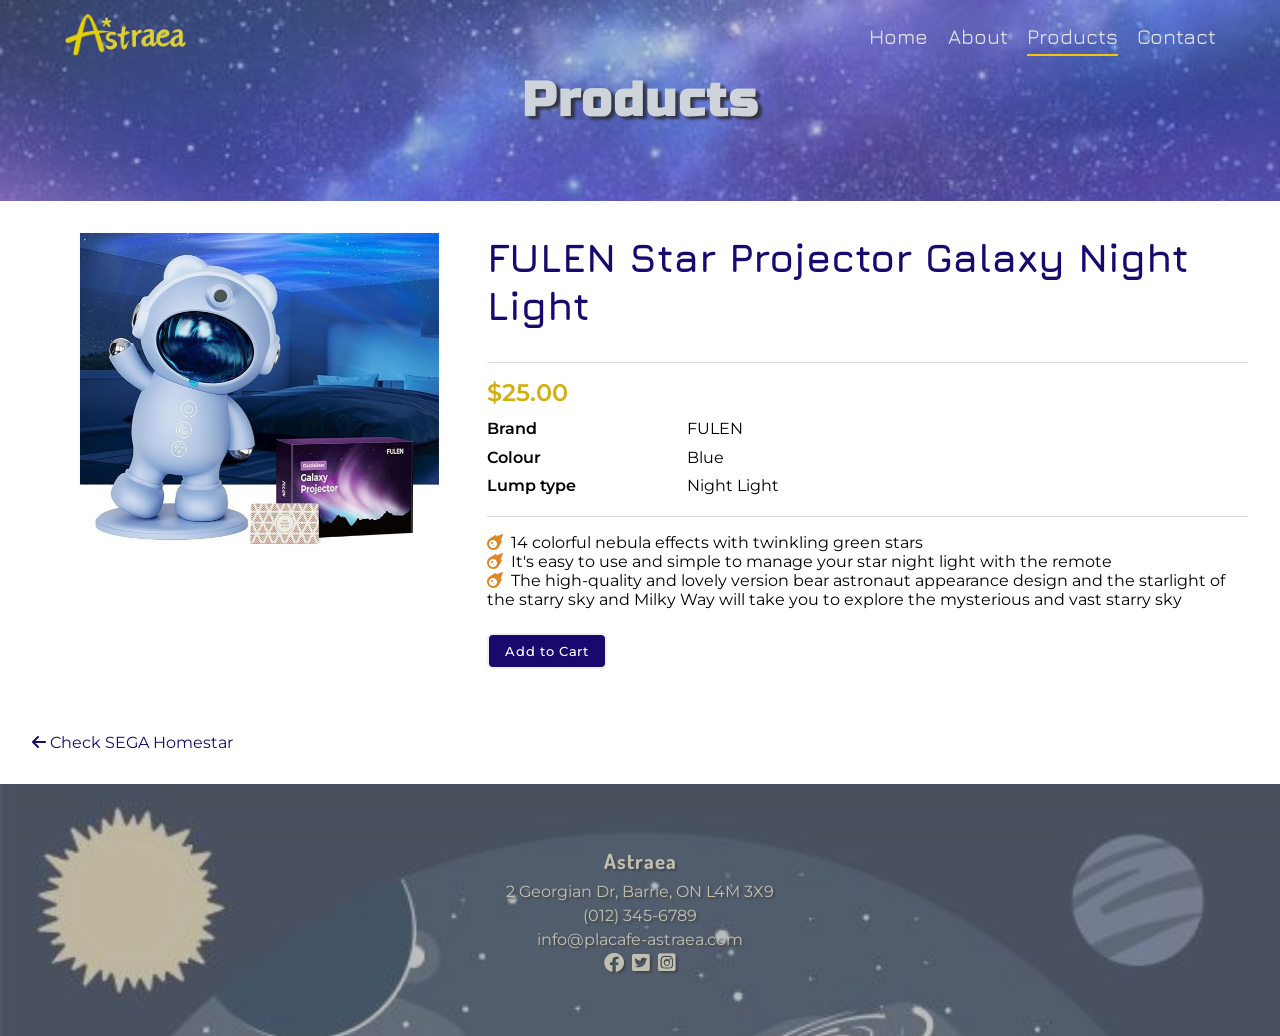
<file: products/fulen.html>
<!DOCTYPE html>
<html lang="en">

<head>
    <meta charset="UTF-8">
    <meta name="viewport" content="width=device-width, initial-scale=1.0">
    <meta name="description" content="This is a Products page HTML for the main project">
    <meta name="robots" content="noindex, nofollow">
    <!-- title -->
    <title>Astraea - Products</title>
    <!-- fonts -->
    <link rel="preconnect" href="https://fonts.googleapis.com">
    <link rel="preconnect" href="https://fonts.gstatic.com" crossorigin>
    <link
        href="https://fonts.googleapis.com/css2?family=Dosis:wght@200..800&family=Jura:wght@300..700&family=Montserrat:ital,wght@0,100..900;1,100..900&family=Russo+One&display=swap"
        rel="stylesheet">
    <!-- css -->
    <link rel="stylesheet" href="../css/style.css">
    <!-- add icons -->
    <link rel="stylesheet" href="../fontawesome/css/all.min.css">
    <!-- js/jQuery -->
    <script src="https://code.jquery.com/jquery-3.7.0.min.js"
        integrity="sha256-2Pmvv0kuTBOenSvLm6bvfBSSHrUJ+3A7x6P5Ebd07/g=" crossorigin="anonymous"></script>
    <script src="../js/script.js"></script>
</head>

<body id="products" class="subpage">
    <header>
        <div class="desktop-nav">
            <!-- header logo -->
            <a href="../index.html" class="logo">
                <img src="../image/logo-yellow.png" alt="logo">
            </a>
            <nav>
                <menu>
                    <li><a href="../index.html">Home</a></li>
                    <li><a href="../about.html">About</a></li>
                    <li><a href="#" class="active">Products</a>
                        <ul class="dropdown">
                            <li><a href="./orzorz.html"><span>&gt;</span>Orzorz Star</a></li>
                            <li><a href="./sega.html"><span>&gt;</span>SEGA Homestar</a></li>
                            <li><a href="./fulen.html" class="active"><span>&gt;</span>FULEN Star</a></li>
                        </ul>
                    </li>
                    <li><a href="../contact.html">Contact</a></li>
                </menu>
                <i class="mobile-nav-toggle d-xl-none bi bi-list"></i>
            </nav>
        </div>
        <div class="mobile-nav">
            <input id="burger" type="checkbox">
            <label for="burger">
                <span></span>
                <span></span>
                <span></span>
            </label>
            <nav>
                <div>
                    <a href="index.html"><img src="../image/logo.png" alt="header logo"></a>
                </div>
                <menu>
                    <li><a href="../index.html">Home</a></li>
                    <li><a href="../about.html">About</a></li>
                    <li><a href="./orzorz.html">Products(Orzorz Star)</a></li>
                    <li><a href="./sega.html">Products(SEGA Homestar)</a></li>
                    <li><a href="./fulen.html">Products(FULEN Star)</a></li>
                    <li><a href="../contact.html">Contact</a></li>
                </menu>
            </nav>
        </div>
    </header>
    <section class="masthead">
        <h1>Products</h1>
    </section>
    <main>
        <section class="product">
            <div class="fade-up">
                <h2>FULEN Star Projector Galaxy Night Light</h2>
                <div class="feature">
                    <p class="price">$25.00</p>
                    <div>
                        <p class="">Brand</p>
                        <p>FULEN</p>
                    </div>
                    <div>
                        <p>Colour</p>
                        <p>Blue</p>
                    </div>
                    <div>
                        <p>Lump type</p>
                        <p>Night Light</p>
                    </div>
                </div>
                <ul>
                    <li><i class="fas fa-meteor"></i>14 colorful nebula effects with twinkling green stars</li>
                    <li><i class="fas fa-meteor"></i>It's easy to use and simple to manage your star night light with
                        the
                        remote</li>
                    <li><i class="fas fa-meteor"></i>The high-quality and lovely version bear astronaut appearance
                        design and the starlight of the starry sky and Milky Way will take you to explore the mysterious
                        and vast starry sky</li>
                </ul>
                <!-- <p></p> -->
                <button type="button" class="add-btn">Add to Cart</button>
            </div>
            <div class="fade-up">
                <img src="../image/products/projector3.jpg" alt="image of the cafe">
            </div>
        </section>
        <section>
            <a href="./sega.html"><i class="fa-solid fa-arrow-left"></i> Check SEGA Homestar</a>
        </section>
    </main>

    <footer>
        <div>
            <h3>Astraea</h3>
            <p>2 Georgian Dr, Barrie, ON L4M 3X9</p>
            <p>(012) 345-6789</p>
            <p>info@placafe-astraea.com</p>
            <div class="icons">
                <ul>
                    <li><a href="#"><i class="fa-brands fa-facebook fa-lg"></i></a></li>
                    <li><a href="#"><i class="fa-brands fa-square-twitter fa-lg"></i></a></li>
                    <li><a href="#"><i class="fa-brands fa-square-instagram fa-lg"></i></a></li>
                </ul>
            </div>
        </div>
    </footer>
</body>

</html>
</file>
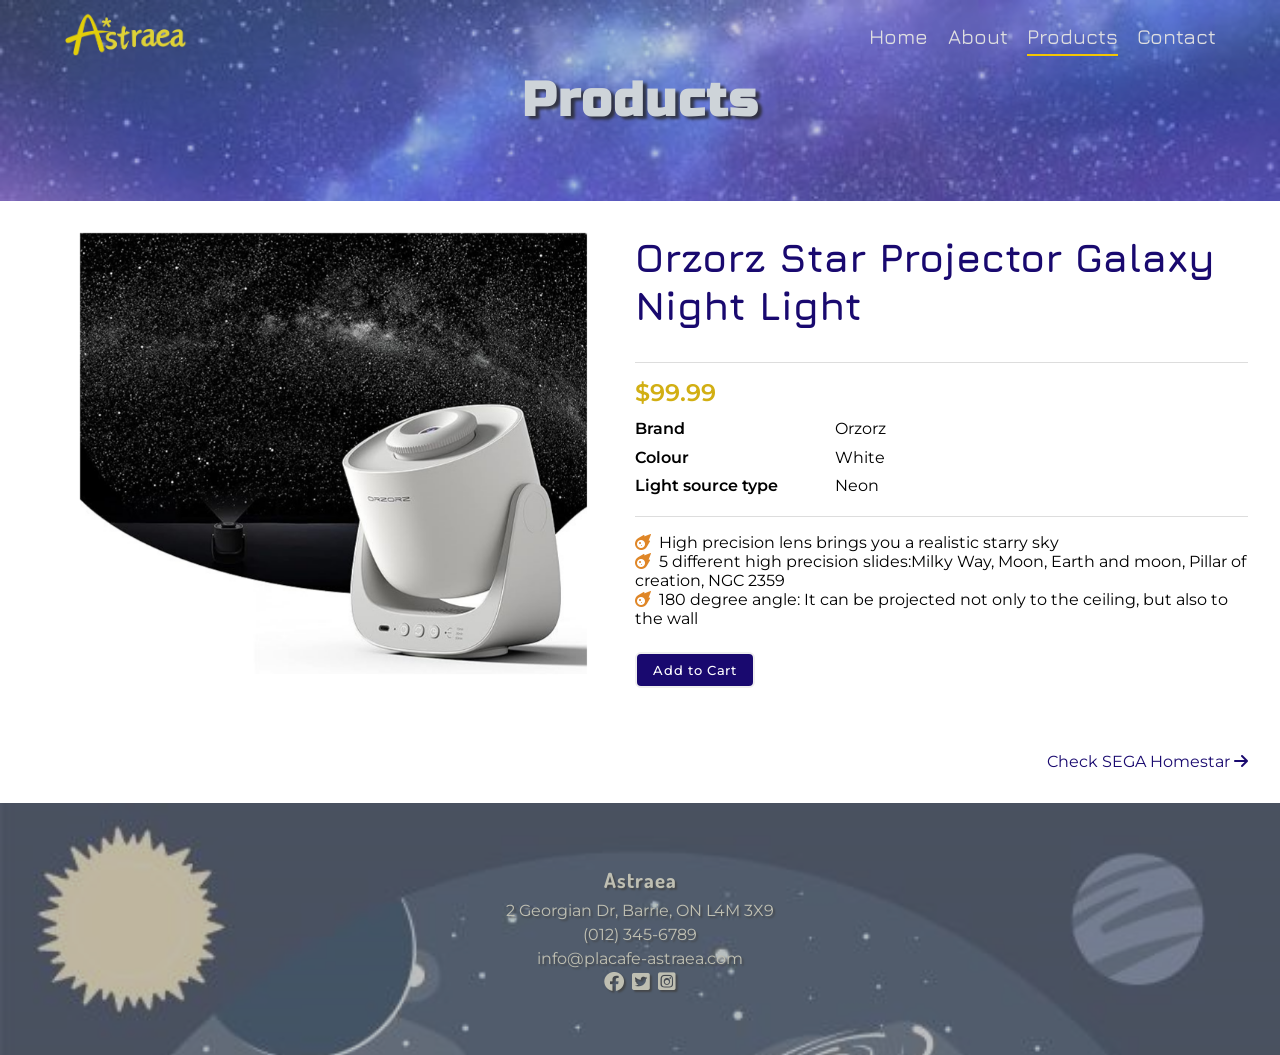
<file: products/orzorz.html>
<!DOCTYPE html>
<html lang="en">

<head>
    <meta charset="UTF-8">
    <meta name="viewport" content="width=device-width, initial-scale=1.0">
    <meta name="description" content="This is a Products page HTML for the main project">
    <meta name="robots" content="noindex, nofollow">
    <!-- title -->
    <title>Astraea - Products</title>
    <!-- fonts -->
    <link rel="preconnect" href="https://fonts.googleapis.com">
    <link rel="preconnect" href="https://fonts.gstatic.com" crossorigin>
    <link
        href="https://fonts.googleapis.com/css2?family=Dosis:wght@200..800&family=Jura:wght@300..700&family=Montserrat:ital,wght@0,100..900;1,100..900&family=Russo+One&display=swap"
        rel="stylesheet">
    <!-- css -->
    <link rel="stylesheet" href="../css/style.css">
    <!-- add icons -->
    <link rel="stylesheet" href="../fontawesome/css/all.min.css">
    <!-- js/jQuery -->
    <script src="https://code.jquery.com/jquery-3.7.0.min.js"
        integrity="sha256-2Pmvv0kuTBOenSvLm6bvfBSSHrUJ+3A7x6P5Ebd07/g=" crossorigin="anonymous"></script>
    <script src="../js/script.js"></script>
</head>

<body id="products" class="subpage">
    <header>
        <div class="desktop-nav">
            <!-- header logo -->
            <a href="../index.html" class="logo">
                <img src="../image/logo-yellow.png" alt="logo">
            </a>
            <nav>
                <menu>
                    <li><a href="../index.html">Home</a></li>
                    <li><a href="../about.html">About</a></li>
                    <li><a href="#" class="active">Products</a>
                        <ul class="dropdown">
                            <li><a href="./orzorz.html" class="active"><span>&gt;</span>Orzorz Star</a></li>
                            <li><a href="./sega.html"><span>&gt;</span>SEGA Homestar</a></li>
                            <li><a href="./fulen.html"><span>&gt;</span>FULEN Star</a></li>
                        </ul>
                    </li>
                    <li><a href="../contact.html">Contact</a></li>
                </menu>
                <i class="mobile-nav-toggle d-xl-none bi bi-list"></i>
            </nav>
        </div>
        <div class="mobile-nav">
            <input id="burger" type="checkbox">
            <label for="burger">
                <span></span>
                <span></span>
                <span></span>
            </label>
            <nav>
                <div>
                    <a href="index.html"><img src="../image/logo.png" alt="header logo"></a>
                </div>
                <menu>
                    <li><a href="../index.html">Home</a></li>
                    <li><a href="../about.html">About</a></li>
                    <li><a href="./orzorz.html">Products(Orzorz Star)</a></li>
                    <li><a href="./sega.html">Products(SEGA Homestar)</a></li>
                    <li><a href="./fulen.html">Products(FULEN Star)</a></li>
                    <li><a href="../contact.html">Contact</a></li>
                </menu>
            </nav>
        </div>
    </header>
    <section class="masthead">
        <h1>Products</h1>
    </section>
    <main>
        <section class="product">
            <div class="fade-up">
                <h2>Orzorz Star Projector Galaxy Night Light</h2>
                <div class="feature">
                    <p class="price">$99.99</p>
                    <div>
                        <p class="">Brand</p>
                        <p>Orzorz</p>
                    </div>
                    <div>
                        <p>Colour</p>
                        <p>White</p>
                    </div>
                    <div>
                        <p>Light source type</p>
                        <p>Neon</p>
                    </div>
                </div>
                <ul>
                    <li><i class="fas fa-meteor"></i>High precision lens brings you a realistic starry sky</li>
                    <li><i class="fas fa-meteor"></i>5 different high precision slides:Milky Way, Moon, Earth and
                        moon, Pillar of creation, NGC 2359</li>
                    <li><i class="fas fa-meteor"></i>180 degree angle: It can be projected not only to the ceiling, but
                        also to the wall</li>
                </ul>
                <!-- <p></p> -->
                <button type="button" class="add-btn">Add to Cart</button>
            </div>
            <div class="fade-up">
                <img src="../image/products/projector1.jpg" alt="image of the cafe">
            </div>
        </section>
        <section class="right">
            <a href="./sega.html">Check SEGA Homestar <i class="fas fa-arrow-right"></i></a>
        </section>
    </main>

    <footer>
        <div>
            <h3>Astraea</h3>
            <p>2 Georgian Dr, Barrie, ON L4M 3X9</p>
            <p>(012) 345-6789</p>
            <p>info@placafe-astraea.com</p>
            <div class="icons">
                <ul>
                    <li><a href="#"><i class="fa-brands fa-facebook fa-lg"></i></a></li>
                    <li><a href="#"><i class="fa-brands fa-square-twitter fa-lg"></i></a></li>
                    <li><a href="#"><i class="fa-brands fa-square-instagram fa-lg"></i></a></li>
                </ul>
            </div>
        </div>
    </footer>
</body>

</html>
</file>
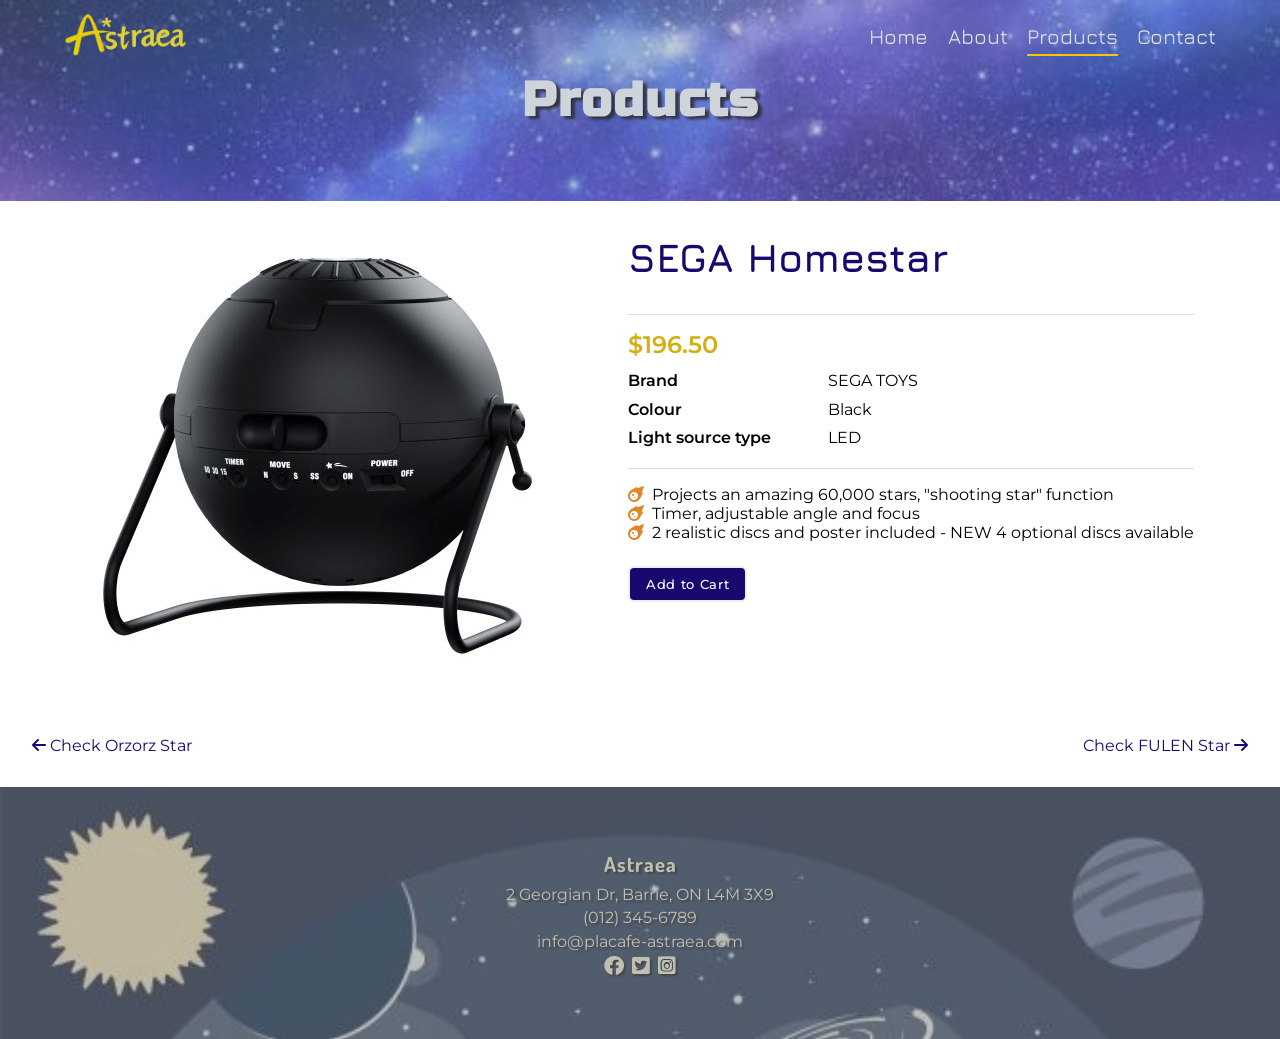
<file: products/sega.html>
<!DOCTYPE html>
<html lang="en">

<head>
    <meta charset="UTF-8">
    <meta name="viewport" content="width=device-width, initial-scale=1.0">
    <meta name="description" content="This is a Products page HTML for the main project">
    <meta name="robots" content="noindex, nofollow">
    <!-- title -->
    <title>Astraea - Products</title>
    <!-- fonts -->
    <link rel="preconnect" href="https://fonts.googleapis.com">
    <link rel="preconnect" href="https://fonts.gstatic.com" crossorigin>
    <link
        href="https://fonts.googleapis.com/css2?family=Dosis:wght@200..800&family=Jura:wght@300..700&family=Montserrat:ital,wght@0,100..900;1,100..900&family=Russo+One&display=swap"
        rel="stylesheet">
    <!-- css -->
    <link rel="stylesheet" href="../css/style.css">
    <!-- add icons -->
    <link rel="stylesheet" href="../fontawesome/css/all.min.css">
    <!-- js/jQuery -->
    <script src="https://code.jquery.com/jquery-3.7.0.min.js"
        integrity="sha256-2Pmvv0kuTBOenSvLm6bvfBSSHrUJ+3A7x6P5Ebd07/g=" crossorigin="anonymous"></script>
    <script src="../js/script.js"></script>
</head>

<body id="products" class="subpage">
    <header>
        <div class="desktop-nav">
            <!-- header logo -->
            <a href="../index.html" class="logo">
                <img src="../image/logo-yellow.png" alt="logo">
            </a>
            <nav>
                <menu>
                    <li><a href="../index.html">Home</a></li>
                    <li><a href="../about.html">About</a></li>
                    <li><a href="#" class="active">Products</a>
                        <ul class="dropdown">
                            <li><a href="./orzorz.html"><span>&gt;</span>Orzorz Star</a></li>
                            <li><a href="./sega.html" class="active"><span>&gt;</span>SEGA Homestar</a></li>
                            <li><a href="./fulen.html"><span>&gt;</span>FULEN Star</a></li>
                        </ul>
                    </li>
                    <li><a href="../contact.html">Contact</a></li>
                </menu>
                <i class="mobile-nav-toggle d-xl-none bi bi-list"></i>
            </nav>
        </div>
        <div class="mobile-nav">
            <input id="burger" type="checkbox">
            <label for="burger">
                <span></span>
                <span></span>
                <span></span>
            </label>
            <nav>
                <div>
                    <a href="index.html"><img src="../image/logo.png" alt="header logo"></a>
                </div>
                <menu>
                    <li><a href="../index.html">Home</a></li>
                    <li><a href="../about.html">About</a></li>
                    <li><a href="./orzorz.html">Products(Orzorz Star)</a></li>
                    <li><a href="./sega.html">Products(SEGA Homestar)</a></li>
                    <li><a href="./fulen.html">Products(FULEN Star)</a></li>
                    <li><a href="../contact.html">Contact</a></li>
                </menu>
            </nav>
        </div>

    </header>
    <section class="masthead">
        <h1>Products</h1>
    </section>
    <main>
        <section class="product">
            <div class="fade-up">
                <h2>SEGA Homestar</h2>
                <div class="feature">
                    <p class="price">$196.50</p>
                    <div>
                        <p class="">Brand</p>
                        <p>SEGA TOYS</p>
                    </div>
                    <div>
                        <p>Colour</p>
                        <p>Black</p>
                    </div>
                    <div>
                        <p>Light source type</p>
                        <p>LED</p>
                    </div>
                </div>
                <ul>
                    <li><i class="fas fa-meteor"></i>Projects an amazing 60,000 stars, "shooting star" function</li>
                    <li><i class="fas fa-meteor"></i>Timer, adjustable angle and focus</li>
                    <li><i class="fas fa-meteor"></i>2 realistic discs and poster included - NEW 4 optional discs
                        available</li>
                </ul>
                <!-- <p></p> -->
                <button type="button" class="add-btn">Add to Cart</button>
            </div>
            <div class="fade-up">
                <img src="../image/products/projector2.jpg" alt="image of the cafe">
            </div>
        </section>
        <section>
            <a href="./orzorz.html"><i class="fa-solid fa-arrow-left"></i> Check Orzorz Star</a>
            <a href="./fulen.html">Check FULEN Star <i class="fas fa-arrow-right"></i></a>
        </section>
    </main>

    <footer>
        <div>
            <h3>Astraea</h3>
            <p>2 Georgian Dr, Barrie, ON L4M 3X9</p>
            <p>(012) 345-6789</p>
            <p>info@placafe-astraea.com</p>
            <div class="icons">
                <ul>
                    <li><a href="#"><i class="fa-brands fa-facebook fa-lg"></i></a></li>
                    <li><a href="#"><i class="fa-brands fa-square-twitter fa-lg"></i></a></li>
                    <li><a href="#"><i class="fa-brands fa-square-instagram fa-lg"></i></a></li>
                </ul>
            </div>
        </div>
    </footer>
</body>

</html>
</file>
<file: css/style.css>
/* 
* common
*/
html {
  scroll-behavior: smooth;
}
body {
  margin: 0px;
  position: relative;
}

h1 {
  font-family: "Russo One", sans-serif;
  font-weight: 700;
  font-style: normal;
}
h2,
h3,
h4,
h5,
h6 {
  font-family: "Jura", sans-serif;
  font-style: normal;
}
h3 {
  font-size: 1.5em;
  font-weight: 700;
}
h4 {
  font-size: 1.2em;
  font-weight: 700;
}
p,
li,
a,
label,
input,
textarea,
button,
div {
  font-family: "Montserrat", sans-serif;
  font-weight: 400;
  font-style: normal;
  text-decoration: none;
}
ul,
menu {
  list-style: none;
  padding: 0;
}

/* 
* header
*/
header {
  position: fixed;
  width: 100%;
  z-index: 50;
  font-family: "Jura", sans-serif;
}
header > div {
  display: flex;
  justify-content: space-between;
  padding: 0.5em 4rem;
  align-items: center;
}

header img {
  height: 45px;
}
header .mobile-nav {
  display: none;
}
header nav menu {
  display: flex;
  justify-content: space-between;
}

header nav menu li {
  margin-right: 1.2em;
  position: relative;
}

header nav menu li:last-child {
  margin-right: 0;
}

header nav menu > li > a {
  font-family: "Jura", sans-serif;
  font-weight: 500;
  color: #e0e0e0;
  font-size: 1.3em;
}

header nav menu > li:hover > a {
  color: #fff;
  border-bottom: #f4c603 solid 2px;
  padding-bottom: 5px;
  transition: all 0.3s ease;
}

header nav menu > li:nth-child(3):hover > a {
  border-bottom: 0;
}

header nav menu li a.active {
  border-bottom: #f4c603 solid 2px;
  padding-bottom: 5px;
}

/* dropdown menu */
nav menu li .dropdown {
  visibility: hidden;
  opacity: 0;
  position: absolute;
  padding-left: 1em;
  top: 10px;
  left: 0;
  display: none;
  background: #f0f8ff;
  transition: all 0.25s linear;
  border-radius: 7px;
  z-index: 10;
}
nav menu li:hover > .dropdown,
nav menu li .dropdown:hover {
  visibility: visible;
  opacity: 1;
  display: block;
  min-width: 200px;
  text-align: left;
  padding-top: 1rem;
}
nav menu li .dropdown li {
  clear: both;
  width: 100%;
  text-align: left;
  margin-bottom: 1rem;
  border-style: none;
}

header nav menu li .dropdown a {
  transition: all 0.5s ease;
  color: #1e1d1d;
  font-size: 1em;
}

nav menu li .dropdown li a:hover {
  color: #7a7a7a;
  border-bottom: 2px solid #f4c603;
  padding-bottom: 0.1em;
  transition: all 0.3s ease;
}

header nav menu li .dropdown a span {
  display: none;
  opacity: 0;
  color: #f4c603;
  margin-right: 0.5em;
}
header nav menu li .dropdown a:hover span {
  display: inline;
  opacity: 1;
  transition: all 0.5s ease;
}

/* scrolled */
.scrolled header {
  background-color: #f0f8ff;
  transition: 1s;
}

.scrolled header nav menu li a {
  color: #1e1d1d;
}

/* 
** masthead
*/
.masthead {
  position: relative;
  overflow: hidden;
  filter: contrast(70%);
}

.home .masthead {
  background-size: cover;
  height: 100vh;
  display: flex;
  flex-direction: column;
  justify-content: center;
  align-items: center;
}

/* video: 100% width and height to cover the entire window */
.home .masthead video {
  position: fixed;
  right: 0;
  bottom: 0;
  min-width: 100%;
  min-height: 100%;
}

.subpage .masthead {
  background: url("../image/page-title.jpeg") no-repeat;
  background-size: cover;
  width: 100%;
  height: auto;
  padding: 2rem 0;
}

.masthead h1 {
  font-size: 3em;
  text-align: center;
  color: #f0f8ff;
  text-shadow: 4px 3px 3px rgba(0, 0, 0, 0.8);
  letter-spacing: 2px;
  z-index: 5;
}

/* 
* main common
*/
main h2 {
  font-size: 2.5em;
  text-align: center;
  margin-top: 0;
}

main section h2 {
  color: #19096f;
}

/* 
* home page
*/
.home main section > div {
  display: grid;
  grid-template-columns: repeat(3, 1fr);
  padding: 0 4rem;
}

/* services section */
main section.services {
  padding: 3rem 5rem;
}
main section.services .service {
  display: flex;
  flex-direction: column-reverse;
  text-align: center;
  padding: 2rem;
  align-self: flex-start;
}

main section.services .service > div.icon-box {
  display: inline-block;
  background-color: #f4c603;
  width: 8em;
  height: 8em;
  border-radius: .8em;
  /* border-radius: 50%; */
  position: relative;
  margin: 0 auto;
  cursor: pointer;
}

main section.services .service > div i {
  color: #f3f3f3;
  position: absolute;
  top: 50%;
  left: 50%;
}

main section.services .service > div i.sev-icon {
  font-size: 4em;
  transform: translate(-50%, -50%);
}

main section.services .service > div i.focus {
  display: none;
  opacity: 0;
  font-size: 2em;
  transform: translate(-50%, -70%);
}
main section.services .service:nth-child(2) > div i.focus {
  transform: translate(-50%, -100%);
}

main section.services .service > div span {
  display: none;
  opacity: 0;
  color: #fff;
  position: absolute;
  bottom: 25%;
  left: 15%;
  font-size: 1.1em;
}
main section.services .service:nth-child(2) > div span {
  bottom: 20%;
  left: 20%;
  font-size: 1em;

}

main section.services .service > div:hover i.sev-icon {
  display: none;
}

main section.services .service > div:hover i.focus {
  display: inline;
  opacity: 1;
  transition: all 0.3s ease-in;
}
main section.services .service > div:hover span {
  display: inline;
  opacity: 1;
  transition: all 0.3s ease-in;
}

/* fade animation */
.fade-up {
  animation-name: fadeUp;
  animation-duration: 0.5s;
  animation-fill-mode: forwards;
  opacity: 0;
}
@keyframes fadeUp {
  0% {
    opacity: 0;
    transform: translateY(100px);
  }

  100% {
    opacity: 1;
    transform: translateY(0);
  }
}
.fade-left {
  animation-name: fadeLeft;
  animation-duration: 0.5s;
  animation-fill-mode: forwards;
  opacity: 0;
}
@keyframes fadeLeft {
  from {
    opacity: 0;
    transform: translateX(-100px);
  }

  to {
    opacity: 1;
    transform: translateX(0);
  }
}
main section.services .service:nth-child(2).fade-up {
  animation-duration: 1s;
}
main section.services .service:nth-child(3).fade-up {
  animation-duration: 1.5s;
}

/* products section */
main section.products {
  background-color: #f3f3f3;
  padding: 3rem 5rem;
}

/* cards */
.card-row {
  grid-gap: 3rem;
  text-align: center;
}
.card-row > div {
  border-radius: 8px;
  color: #1e1d1d;
  font-size: 1em;
  box-shadow: 0 4px 15px rgba(0, 0, 0, 0.2);
}

.card-row > div > div {
  width: 100%;
  height: auto;
  overflow: hidden;
}

.card-row img {
  width: 100%;
  margin: auto;
  border-radius: 8px 8px 0 0;
  border-bottom: 1px solid #1e1d1d;
}

.card-row div:hover img {
  transform: scale(1.3);
  opacity: 0.8;
}

.card-row div h3 {
  margin-left: 2em;
  margin-right: 2em;
}

.card-row div p:last-child {
  bottom: 10%;
}
.card-row div p a {
  font-size: 0.9em;
  color: #f4c603;
}

.card-row div p a:hover {
  font-size: 1em;
  text-decoration: underline;
}

.card-row > div:nth-child(2).fade-up {
  animation-duration: 1s;
}
.card-row > div:nth-child(3).fade-up {
  animation-duration: 1.5s;
}

/* 
* sub page common 
*/
.subpage main section h2 {
  text-align: left;
}
/* 
* about page
*/
.subpage main section.about {
  width: 960px;
  margin: 3rem auto;
  display: grid;
  grid-template-columns: 50% 50%;
}
.subpage main section.about > div:nth-child(1) {
  display: flex;
  flex-direction: column;
}
.subpage main section.about > div:nth-child(1) > div {
  background-color: #f2ecec;
  padding: 2rem;
}

.subpage main section.about h3,
.subpage main section.about h4 {
  margin: 0;
}
.subpage main section.about p {
  line-height: 1.2em;
  letter-spacing: 0.1em;
}
.subpage main section.about h4 {
  color: #7a7a7a;
}

.subpage main section.about img {
  width: 100%;
}

/* 
* products page 
*/
.subpage main section.product {
  display: flex;
  padding-bottom: 0;
  padding: 2rem;
}
.subpage main section.product > div:nth-child(1) {
  order: 2;
  animation-duration: 1s;
}
.subpage main section.product > div:nth-child(1) p.price {
  font-size: 1.5em;
  color: #d2af13;
  font-weight: 500;
}
.subpage main section.product > div:nth-child(1) div.feature {
  padding: 0.5rem 0 1rem;
  border-top: 1px solid #ddd;
  border-bottom: 1px solid #ddd;
}
.subpage main section.product > div:nth-child(1) div.feature > div {
  display: flex;
}
.subpage main section.product p {
  margin: 0.3em 0;
}
.subpage main section.product > div:nth-child(1) div.feature p:nth-child(1) {
  font-weight: 600;
  width: 200px;
}
.subpage main section.product > div:nth-child(1) i {
  color: #df8627;
  margin-right: 8px;
}
.subpage main section.product > div:nth-child(2) {
  order: 1;
  padding: 0 3rem;
}
.subpage main section.product > div:nth-child(2) img {
  width: 100%;
}
.add-btn {
  border-radius: 6px;
  margin-top: 1.5rem;
  padding: 0.5rem 1rem;
  display: block;
  letter-spacing: 0.05em;
  background-color: #19096f;
  color: #fff;
  font-weight: 500;
  cursor: pointer;
  border: 2px solid #efefef;
}
.add-btn:hover {
  opacity: 0.8;
}
.subpage main section.product + section {
  padding: 2rem;
  display: flex;
  justify-content: space-between;
}
.subpage main section.product + section.right {
  justify-content: end;
}
.subpage main section.product + section a {
  padding-top: 0;
  color: #19096f;
  cursor: pointer;
}
.subpage main section.product + section a:hover {
  opacity: 0.8;
  text-decoration: underline;
}

/* 
* contact page
*/
.subpage main section.contact {
  padding: 2rem;
}
.contact-form {
  margin-left: auto;
  margin-right: auto;
  max-width: 720px;
}

.form-item {
  border-bottom: 1px solid #ddd;
  padding-top: 1.5rem;
  padding-bottom: 1.5rem;
  width: 100%;
  display: flex;
  align-items: center;
}
.form-item input:nth-of-type(2) {
  display: none;
}
.label {
  width: 100%;
  max-width: 248px;
  letter-spacing: 0.05em;
  font-weight: bold;
  font-size: 1.1em;
}
.label.label-message {
  margin-top: 8px;
  margin-bottom: auto;
}
.form-base {
  border: 1px solid #ddd;
  border-radius: 6px;
  margin-left: 2rem;
  padding-left: 1em;
  padding-right: 1em;
  flex: 1;
  width: 100%;
  max-width: 410px;
  background: #eaedf2;
  font-size: 1.1em;
}
.form-input {
  height: 45px;
}
.form-textarea {
  padding-top: 0.5em;
  height: 200px;
}
.form-btn {
  border-radius: 6px;
  margin-top: 2rem;
  margin-left: auto;
  margin-right: auto;
  padding: 0.8rem 3rem;
  display: block;
  letter-spacing: 0.05em;
  background-color: #f4c603;
  color: #f3f3f3;
  font-weight: bold;
  font-size: 1.2em;
  cursor: pointer;
  border: 2px solid #e6e5e5;
}
.form-btn:hover {
  opacity: 0.8;
}

/* 
* footer
*/
footer {
  color: #ffffe5;
  background: url("../image/footer-bg.jpg") top center no-repeat;
  background-size: cover;
  padding: 4rem;
  position: relative;
  filter: contrast(50%);
  text-shadow: 2px 2px 2px rgba(0, 0, 0, 0.8);
}
footer h3 {
  font-size: 1.3em;
  text-align: center;
  margin: 0 0 0.5rem;
  letter-spacing: 1px;
  font-family: "Dosis", sans-serif;
}

footer p {
  font-weight: 400;
  margin: 0 0 0.3rem;
  text-align: center;
}

footer .icons ul {
  display: flex;
  justify-content: center;
  margin: 0;
}

footer .icons ul li {
  margin-right: 0.5rem;
}

footer .icons ul li:last-child {
  margin-right: 0;
}

footer .icons ul li a {
  font-size: 1em;
  color: #ffffe5;
}

/* 
*  responsive 
*/
@media screen and (max-width: 1355px) {
  /* home page */
  .home .masthead {
    padding: 3rem;
  }
  /* services section */
  main section.services .service > div {
    width: 8em;
    height: 8em;
  }
  main section.services .service > div i.sev-icon {
    font-size: 4em;
  }
  main section.services .service > div i.focus {
    font-size: 2em;
  }
  main section.services .service > div span {
    left: 20%;
    font-size: 1em;
  }
}
@media screen and (max-width: 1024px) {
  /* home page */
  main section.services h2 {
    margin-top: 2rem;
  }
  .home main section > div {
    padding: 0;
  }
  /* about page */
  .subpage main section.about {
    width: 900px;
  }

  /* products page */
  .subpage main section.product > div:nth-child(2) {
    padding-left: 0;
  }
}

@media screen and (max-width: 975px) {
  /* main common */
  main section {
    padding: 1rem;
  }
  /* home page */
  main section.products {
    padding: 1rem;
  }
  .card-row {
    grid-gap: 1rem;
    text-align: center;
  }
  /* about page */
  .subpage main section.about {
    display: block;
    width: 90%;
  }
}

@media screen and (max-width: 768px) {
  /* Mobile Nav */
  .desktop-nav {
    display: none;
  }
  header nav menu > li > a {
    border-bottom: #ddd solid 1px;
  }
  header nav menu > li:nth-child(3):hover > a {
    border-bottom: #f4c603 solid 2px;
  }
  header .mobile-nav {
    display: flex;
    align-items: center;
  }
  .mobile-nav div:nth-child(1) {
    flex-grow: 1;
    padding: 15px;
  }
  .mobile-nav div:nth-child(1) a img {
    height: 50px;
  }
  .mobile-nav input {
    display: none;
  }
  .mobile-nav input + label {
    position: fixed;
    top: 30px;
    right: 40px;
    height: 20px;
    width: 25px;
    z-index: 5;
  }
  .mobile-nav input + label span {
    position: absolute;
    width: 100%;
    height: 2px;
    top: 50%;
    left: 0;
    display: block;
    transition: 0.5s;
    background-color: #0e0e0e;
  }
  .mobile-nav input + label span:first-child {
    top: 3px;
  }
  .mobile-nav input + label span:last-child {
    top: 16px;
  }
  .mobile-nav label:hover {
    cursor: pointer;
  }
  .mobile-nav input:checked + label span {
    opacity: 0;
    top: 50%;
    color: #0e0e0e;
  }
  .mobile-nav input:checked + label span:first-child {
    opacity: 1;
    transform: rotate(45deg);
  }
  .mobile-nav input:checked + label span:last-child {
    opacity: 1;
    transform: rotate(-45deg);
  }
  .mobile-nav input ~ nav {
    background: #fff;
    position: fixed;
    top: 0;
    left: 0;
    width: 100%;
    z-index: 3;
    transition: 0.5s;
    transition-delay: 0.5s;
    overflow: hidden;
  }
  .mobile-nav input ~ nav > menu {
    text-align: center;
    position: absolute;
    top: 10%;
    left: 20%;
    right: 20%;
    list-style: none;
    flex-direction: column;
  }
  .mobile-nav input ~ nav > menu > li {
    opacity: 0;
  }
  .mobile-nav input ~ nav > menu > li > a {
    text-decoration: none;
    text-transform: uppercase;
    color: #0e0e0e;
    font-weight: bold;
    display: block;
    padding: 30px;
  }
  .mobile-nav input ~ nav > menu > li > a:hover {
    color: #f4c603;
  }
  .mobile-nav input:checked ~ nav {
    height: 100%;
    transition-delay: 0s;
  }
  .mobile-nav input:checked ~ nav > menu > li {
    opacity: 1;
    transition-delay: 0.25s;
  }

  /* masthead */
  .subpage .masthead {
    padding: 120px 0 36px;
  }

  /* home services section */
  main section.services {
    padding: 1rem 0;
  }
  /* home products section */
  .home main section.products {
    padding: 2rem 6rem 3rem;
  }
  .home main section.products > div {
    display: block;
  }
  .home main section.products > div h4 {
    margin-top: 1rem;
    margin-bottom: 1rem;
  }
  .card-row > div {
    padding-bottom: 1rem;
    margin-bottom: 2rem;
  }
  .card-row > div:last-child {
    margin-bottom: 0;
  }

  /* about page */
  .subpage main section.about {
    margin-top: 1rem;
  }
  .subpage main section.about > div:nth-child(1) > div {
    padding: 1rem;
  }

  /* products page */
  .subpage main section.product {
    flex-direction: column;
  }
  .subpage main section.product > div:nth-child(2) {
    padding: 0;
  }
  .add-btn {
    margin: 0 auto;
  }

  /* contact page */
  .form-item {
    display: block;
    border-bottom: 0;
  }
  .form-item input:nth-of-type(1) {
    display: none;
  }
  .form-item input:nth-of-type(2) {
    display: block;
  }
  section.contact .form-item p.label {
    display: none;
  }
  .form-base {
    max-width: initial;
    margin-left: 0;
    box-sizing: border-box;
  }
}

@media screen and (max-width: 600px) {
  /* home page */
  main section.services > div {
    display: block;
  }
  main section.services .service > div {
    width: 8em;
    height: 8em;
  }
  main section.services .service > div i.sev-icon {
    font-size: 4em;
  }
  main section.services .service > div i.focus {
    font-size: 2em;
  }
  main section.services .service > div span {
    left: 20%;
    font-size: 1em;
  }
}

@media screen and (max-width: 500px) {
  /* header */
  header nav menu > li > a {
    font-size: 1em;
  }
  /* home page */
  .home main section.products {
    padding: 2rem;
  }
  .home main section.products > div h4 {
    margin-top: 1rem;
    margin-bottom: 1rem;
  }
  .card-row > div {
    padding-bottom: 1rem;
    margin-bottom: 2rem;
  }
  .card-row > div:last-child {
    margin-bottom: 0;
  }
}
</file>
<file: assets/css/main.css>
/**
* Template Name: UpConstruction
* Template URL: https://bootstrapmade.com/upconstruction-bootstrap-construction-website-template/
* Updated: Jun 29 2024 with Bootstrap v5.3.3
* Author: BootstrapMade.com
* License: https://bootstrapmade.com/license/
*/

/*--------------------------------------------------------------
# Font & Color Variables
# Help: https://bootstrapmade.com/color-system/
--------------------------------------------------------------*/
/* Fonts */
:root {
  --default-font: "Open Sans", system-ui, -apple-system, "Segoe UI", Roboto, "Helvetica Neue", Arial, "Noto Sans", "Liberation Sans", sans-serif, "Apple Color Emoji", "Segoe UI Emoji", "Segoe UI Symbol", "Noto Color Emoji";
  --heading-font: "Roboto", sans-serif;
  --nav-font: "Poppins", sans-serif;
}

/* Global Colors - The following color variables are used throughout the website. Updating them here will change the color scheme of the entire website */
:root {
  /* --background-color: #ffffff; */
  /* Background color for the entire website, including individual sections */
  --default-color: #364d59;
  /* Default color used for the majority of the text content across the entire website */
  --heading-color: #52565e;
  /* Color for headings, subheadings and title throughout the website */
  --accent-color: #feb900;
  /* Accent color that represents your brand on the website. It's used for buttons, links, and other elements that need to stand out */
  --surface-color: #ffffff;
  /* The surface color is used as a background of boxed elements within sections, such as cards, icon boxes, or other elements that require a visual separation from the global background. */
  --contrast-color: #ffffff;
  /* Contrast color for text, ensuring readability against backgrounds of accent, heading, or default colors. */
}

/* Nav Menu Colors - The following color variables are used specifically for the navigation menu. They are separate from the global colors to allow for more customization options */
:root {
  --nav-color: rgba(255, 255, 255, 0.55);
  /* The default color of the main navmenu links */
  --nav-hover-color: #ffffff;
  /* Applied to main navmenu links when they are hovered over or active */
  --nav-mobile-background-color: #ffffff;
  /* Used as the background color for mobile navigation menu */
  --nav-dropdown-background-color: #ffffff;
  /* Used as the background color for dropdown items that appear when hovering over primary navigation items */
  --nav-dropdown-color: #212529;
  /* Used for navigation links of the dropdown items in the navigation menu. */
  --nav-dropdown-hover-color: #feb900;
  /* Similar to --nav-hover-color, this color is applied to dropdown navigation links when they are hovered over. */
}

/* Color Presets - These classes override global colors when applied to any section or element, providing reuse of the sam color scheme. */

.light-background {
  --background-color: #f4f7f6;
  --surface-color: #ffffff;
}

.dark-background {
  --background-color: #252525;
  /* --background-color: #060606; */
  --default-color: #ffffff;
  --heading-color: #ffffff;
  --surface-color: #252525;
  --contrast-color: #ffffff;
}

/* Smooth scroll */
:root {
  scroll-behavior: smooth;
}

/*--------------------------------------------------------------
# General Styling & Shared Classes
--------------------------------------------------------------*/
body {
  color: var(--default-color);
  background-color: var(--background-color);
  font-family: var(--default-font);
}

a {
  color: var(--accent-color);
  text-decoration: none;
  transition: 0.3s;
}

a:hover {
  color: color-mix(in srgb, var(--accent-color), transparent 25%);
}

h1,
h2,
h3,
h4,
h5,
h6 {
  color: var(--heading-color);
  font-family: var(--heading-font);
}

/* PHP Email Form Messages
------------------------------*/
.php-email-form .error-message {
  display: none;
  background: #df1529;
  color: #ffffff;
  text-align: left;
  padding: 15px;
  margin-bottom: 24px;
  font-weight: 600;
}

.php-email-form .sent-message {
  display: none;
  color: #ffffff;
  background: #059652;
  text-align: center;
  padding: 15px;
  margin-bottom: 24px;
  font-weight: 600;
}

.php-email-form .loading {
  display: none;
  background: var(--surface-color);
  text-align: center;
  padding: 15px;
  margin-bottom: 24px;
}

.php-email-form .loading:before {
  content: "";
  display: inline-block;
  border-radius: 50%;
  width: 24px;
  height: 24px;
  margin: 0 10px -6px 0;
  border: 3px solid var(--accent-color);
  border-top-color: var(--surface-color);
  animation: php-email-form-loading 1s linear infinite;
}

@keyframes php-email-form-loading {
  0% {
    transform: rotate(0deg);
  }

  100% {
    transform: rotate(360deg);
  }
}

/*--------------------------------------------------------------
# Global Header
--------------------------------------------------------------*/
.header {
  --background-color: rgba(255, 255, 255, 0);
  --default-color: #ffffff;
  --heading-color: #ffffff;
  color: var(--default-color);
  background-color: var(--background-color);
  padding: 10px 0;
  transition: all 0.5s;
  z-index: 997;
}

.header .logo img {
  max-height: 42px;
  margin-right: 8px;
}

.scrolled .header {
  box-shadow: 0px 0 18px rgba(0, 0, 0, 0.1);
}

/* Global Header on Scroll
------------------------------*/
.scrolled .header .logo {}

.scrolled .header {
  --background-color: rgba(255, 255, 255, 0.95);
  --heading-color: #3c3c3c;
  --nav-color: #3c3c3c;
  --nav-hover-color: #3c3c3c;
}
/*--------------------------------------------------------------
# Navigation Menu
--------------------------------------------------------------*/
/* Desktop Navigation */
@media (min-width: 1200px) {
  .navmenu {
    padding: 0;
  }

  .navmenu ul {
    margin: 0;
    padding: 0;
    display: flex;
    list-style: none;
    align-items: center;
  }

  .navmenu li {
    position: relative;
  }

  .navmenu>ul>li {
    white-space: nowrap;
    padding: 15px 14px;
  }

  .navmenu>ul>li:last-child {
    padding-right: 0;
  }

  .navmenu a,
  .navmenu a:focus {
    color: var(--nav-color);
    font-size: 14px;
    padding: 0 2px;
    font-family: var(--nav-font);
    font-weight: 500;
    display: flex;
    align-items: center;
    justify-content: space-between;
    white-space: nowrap;
    transition: 0.3s;
    position: relative;
    text-transform: uppercase;
  }

  .navmenu a i,
  .navmenu a:focus i {
    font-size: 12px;
    line-height: 0;
    margin-left: 5px;
    transition: 0.3s;
  }

  .navmenu>ul>li>a:before {
    content: "";
    position: absolute;
    height: 2px;
    bottom: -6px;
    left: 0;
    background-color: var(--accent-color);
    visibility: hidden;
    width: 0px;
    transition: all 0.3s ease-in-out 0s;
  }

  .navmenu a:hover:before,
  .navmenu li:hover>a:before,
  .navmenu .active:before {
    visibility: visible;
    width: 100%;
  }

  .navmenu li:hover>a,
  .navmenu .active,
  .navmenu .active:focus {
    color: var(--nav-hover-color);
  }

}

/* Mobile Navigation */
@media (max-width: 1199px) {
  .mobile-nav-toggle {
    color: var(--nav-color);
    font-size: 28px;
    line-height: 0;
    margin-right: 10px;
    cursor: pointer;
    transition: color 0.3s;
  }

  .navmenu {
    padding: 0;
    z-index: 9997;
  }

  .navmenu ul {
    display: none;
    position: absolute;
    inset: 60px 20px 20px 20px;
    padding: 10px 0;
    margin: 0;
    border-radius: 6px;
    background-color: var(--nav-mobile-background-color);
    border: 1px solid color-mix(in srgb, var(--default-color), transparent 90%);
    box-shadow: none;
    overflow-y: auto;
    transition: 0.3s;
    z-index: 9998;
  }

  .navmenu a,
  .navmenu a:focus {
    color: var(--nav-dropdown-color);
    padding: 10px 20px;
    font-family: var(--nav-font);
    font-size: 17px;
    font-weight: 500;
    display: flex;
    align-items: center;
    justify-content: space-between;
    white-space: nowrap;
    transition: 0.3s;
  }

  .navmenu a i,
  .navmenu a:focus i {
    font-size: 12px;
    line-height: 0;
    margin-left: 5px;
    width: 30px;
    height: 30px;
    display: flex;
    align-items: center;
    justify-content: center;
    border-radius: 50%;
    transition: 0.3s;
    background-color: color-mix(in srgb, var(--accent-color), transparent 90%);
  }

  .navmenu a i:hover,
  .navmenu a:focus i:hover {
    background-color: var(--accent-color);
    color: var(--contrast-color);
  }

  .navmenu a:hover,
  .navmenu .active,
  .navmenu .active:focus {
    color: var(--nav-dropdown-hover-color);
  }

  .navmenu .active i,
  .navmenu .active:focus i {
    background-color: var(--accent-color);
    color: var(--contrast-color);
    transform: rotate(180deg);
  }

  .mobile-nav-active {
    overflow: hidden;
  }

  .mobile-nav-active .mobile-nav-toggle {
    color: #fff;
    position: absolute;
    font-size: 32px;
    top: 15px;
    right: 15px;
    margin-right: 0;
    z-index: 9999;
  }

  .mobile-nav-active .navmenu {
    position: fixed;
    overflow: hidden;
    inset: 0;
    background: rgba(33, 37, 41, 0.8);
    transition: 0.3s;
  }

  .mobile-nav-active .navmenu>ul {
    display: block;
  }
}

/*--------------------------------------------------------------
# Global Footer
--------------------------------------------------------------*/
.footer {
  color: var(--default-color);
  background-color: var(--background-color);
  background: url("../img/footer-bg.jpg") top center no-repeat;
  background-size: cover;
  font-size: 14px;
  position: relative;
}

.footer .container {
  position: relative;
}

.footer:before {
  content: "";
  background: color-mix(in srgb, var(--background-color), transparent 20%);
  position: absolute;
  inset: 0;
}

.footer .footer-top {
  padding-top: 50px;
}

.footer .footer-about .logo {
  line-height: 1;
  margin-bottom: 25px;
}

.footer .footer-about .logo img {
  max-height: 40px;
  margin-right: 6px;
}

.footer .footer-about .logo span {
  color: var(--heading-color);
  font-family: var(--heading-font);
  font-size: 26px;
  font-weight: 700;
  letter-spacing: 1px;
}

.footer .footer-about p {
  font-size: 14px;
  font-family: var(--heading-font);
}

.footer .social-links a {
  display: flex;
  align-items: center;
  justify-content: center;
  width: 40px;
  height: 40px;
  border-radius: 5px;
  border: 1px solid color-mix(in srgb, var(--default-color), transparent 50%);
  font-size: 16px;
  color: color-mix(in srgb, var(--default-color), transparent 20%);
  margin-right: 10px;
  transition: 0.3s;
}

.footer .social-links a:hover {
  color: var(--accent-color);
  border-color: var(--accent-color);
}

.footer h4 {
  font-size: 16px;
  font-weight: bold;
  position: relative;
  padding-bottom: 12px;
}

.footer .footer-links {
  margin-bottom: 30px;
}

.footer .footer-links ul {
  list-style: none;
  padding: 0;
  margin: 0;
}

.footer .footer-links ul i {
  padding-right: 2px;
  font-size: 12px;
  line-height: 0;
}

.footer .footer-links ul li {
  padding: 10px 0;
  display: flex;
  align-items: center;
}

.footer .footer-links ul li:first-child {
  padding-top: 0;
}

.footer .footer-links ul a {
  color: color-mix(in srgb, var(--default-color), transparent 30%);
  display: inline-block;
  line-height: 1;
}

.footer .footer-links ul a:hover {
  color: var(--accent-color);
}

.footer .footer-contact p {
  margin-bottom: 5px;
}

.footer .copyright {
  padding-top: 25px;
  padding-bottom: 25px;
  border-top: 1px solid color-mix(in srgb, var(--default-color), transparent 90%);
}

.footer .copyright p {
  margin-bottom: 0;
}

.footer .credits {
  margin-top: 8px;
  font-size: 13px;
}

/*--------------------------------------------------------------
# Preloader
--------------------------------------------------------------*/
#preloader {
  position: fixed;
  inset: 0;
  z-index: 999999;
  overflow: hidden;
  background: var(--background-color);
  transition: all 0.6s ease-out;
}

#preloader:before {
  content: "";
  position: fixed;
  top: calc(50% - 30px);
  left: calc(50% - 30px);
  border: 6px solid #ffffff;
  border-color: var(--accent-color) transparent var(--accent-color) transparent;
  border-radius: 50%;
  width: 60px;
  height: 60px;
  animation: animate-preloader 1.5s linear infinite;
}

@keyframes animate-preloader {
  0% {
    transform: rotate(0deg);
  }

  100% {
    transform: rotate(360deg);
  }
}

/*--------------------------------------------------------------
# Scroll Top Button
--------------------------------------------------------------*/
.scroll-top {
  position: fixed;
  visibility: hidden;
  opacity: 0;
  right: 15px;
  bottom: 15px;
  z-index: 99999;
  background-color: var(--accent-color);
  width: 40px;
  height: 40px;
  border-radius: 4px;
  transition: all 0.4s;
}

.scroll-top i {
  font-size: 24px;
  color: var(--default-color);
  line-height: 0;
}

.scroll-top:hover {
  background-color: color-mix(in srgb, var(--accent-color), transparent 20%);
  color: var(--contrast-color);
}

.scroll-top.active {
  visibility: visible;
  opacity: 1;
}

/*--------------------------------------------------------------
# Disable aos animation delay on mobile devices
--------------------------------------------------------------*/
@media screen and (max-width: 768px) {
  [data-aos-delay] {
    transition-delay: 0 !important;
  }
}

/*--------------------------------------------------------------
# Global Page Titles & Breadcrumbs
--------------------------------------------------------------*/
.page-title {
  background-image: url(../img/page-title.jpeg);
  background-size: cover;
  background-position: center;
  background-repeat: no-repeat;
  padding: 90px 0 100px 0;
  text-align: center;
  position: relative;
  opacity: .9;
}

.page-title:before {
  content: "";
  background-color: color-mix(in srgb, var(--background-color), transparent 40%);
  position: absolute;
  inset: 0;
}

.page-title h1 {
  color: #fff;
  font-size: 56px;
  font-weight: 500;
  margin-bottom: 10px;
}

.page-title .breadcrumbs ol {
  display: flex;
  flex-wrap: wrap;
  list-style: none;
  justify-content: center;
  padding: 0;
  margin: 0;
  font-size: 16px;
  font-weight: 500;
}

.page-title .breadcrumbs ol li+li {
  padding-left: 10px;
}

.page-title .breadcrumbs ol li+li::before {
  content: "/";
  display: inline-block;
  padding-right: 10px;
  color: color-mix(in srgb, var(--default-color), transparent 20%);
}

/*--------------------------------------------------------------
# Global Sections
--------------------------------------------------------------*/
section,
.section {
  color: var(--default-color);
  background-color: var(--background-color);
  padding: 60px 0;
  scroll-margin-top: 92px;
  overflow: clip;
}

@media (max-width: 1199px) {

  section,
  .section {
    scroll-margin-top: 76px;
  }
}

/*--------------------------------------------------------------
# Global Section Titles
--------------------------------------------------------------*/
.section-title {
  text-align: center;
  padding-bottom: 60px;
  position: relative;
}

.section-title h2 {
  font-size: 32px;
  font-weight: 700;
  position: relative;
}

.section-title h2:before,
.section-title h2:after {
  content: "";
  width: 50px;
  height: 2px;
  background: var(--accent-color);
  display: inline-block;
}

.section-title h2:before {
  margin: 0 15px 10px 0;
}

.section-title h2:after {
  margin: 0 0 10px 15px;
}

.section-title p {
  margin-bottom: 0;
}

/*--------------------------------------------------------------
# Hero Section
--------------------------------------------------------------*/
.hero {
  width: 100%;
  min-height: 100vh;
  position: relative;
  padding: 0;
  display: flex;
  align-items: center;
  justify-content: center;
  overflow: hidden;
}

.hero .info {
  position: relative;
  inset: 0;
  z-index: 3;
  padding: 140px 0 60px 0;
}

@media (max-width: 768px),
(max-height: 480px) {
  .hero .info {
    padding: 100px 50px 60px 50px;
  }
}

.hero .info h2 {
  margin-bottom: 30px;
  padding-bottom: 30px;
  font-size: 56px;
  font-weight: 700;
  position: relative;
}

@media (max-width: 768px) {
  .hero .info h2 {
    font-size: 36px;
  }
}

.hero .info p {
  color: color-mix(in srgb, var(--default-color), transparent 20%);
  font-size: 18px;
}

.hero .info .btn-get-started {
  color: var(--contrast-color);
  font-family: var(--heading-font);
  font-weight: 500;
  font-size: 16px;
  letter-spacing: 1px;
  display: inline-block;
  padding: 12px 40px;
  border-radius: 50px;
  transition: 0.5s;
  margin: 10px;
  border: 2px solid var(--accent-color);
}

.hero .info .btn-get-started:hover {
  background: var(--accent-color);
}

.hero .carousel {
  inset: 0;
  position: absolute;
  overflow: hidden;
}

.hero .carousel-item {
  position: absolute;
  inset: 0;
  background-size: cover;
  background-position: center;
  background-repeat: no-repeat;
  overflow: hidden;
  transition-duration: 0.4s;
}

.hero .carousel-item img {
  position: absolute;
  inset: 0;
  display: block;
  width: 100%;
  height: 100%;
  object-fit: cover;
  z-index: 1;
}

.hero .carousel-item video {
  position: absolute;
  inset: 0;
  display: block;
  top: 50%;
  left: 50%;
  transform: translateX(-50%) translateY(-50%);
  min-width: 100%;
  min-height: 100%;
  z-index: 1;
}
.hero .carousel-item::before {
  content: "";
  background-color: color-mix(in srgb, var(--background-color), transparent 30%);
  position: absolute;
  inset: 0;
  z-index: 2;
}

.hero .carousel-control-prev {
  justify-content: start;
}

@media (min-width: 640px) {
  .hero .carousel-control-prev {
    padding-left: 15px;
  }
}

.hero .carousel-control-next {
  justify-content: end;
}

@media (min-width: 640px) {
  .hero .carousel-control-next {
    padding-right: 15px;
  }
}

.hero .carousel-control-next-icon,
.hero .carousel-control-prev-icon {
  background: none;
  font-size: 26px;
  line-height: 0;
  background: color-mix(in srgb, var(--default-color), transparent 80%);
  color: color-mix(in srgb, var(--default-color), transparent 40%);
  border-radius: 50px;
  width: 54px;
  height: 54px;
  display: flex;
  align-items: center;
  justify-content: center;
}

.hero .carousel-control-prev,
.hero .carousel-control-next {
  z-index: 3;
  transition: 0.3s;
}

.hero .carousel-control-prev:focus,
.hero .carousel-control-next:focus {
  opacity: 0.5;
}

.hero .carousel-control-prev:hover,
.hero .carousel-control-next:hover {
  opacity: 0.9;
}

/*--------------------------------------------------------------
# Get Started Section
--------------------------------------------------------------*/
.get-started .content {
  padding: 30px 0;
}

.get-started .content h3 {
  font-size: 36px;
  font-weight: 600;
  margin-bottom: 25px;
  padding-bottom: 25px;
  position: relative;
}

.get-started .content h3:after {
  content: "";
  position: absolute;
  display: block;
  width: 60px;
  height: 4px;
  background: var(--accent-color);
  left: 0;
  bottom: 0;
}

.get-started .content p {
  font-size: 14px;
}

.get-started .php-email-form {
  background: color-mix(in srgb, var(--default-color), transparent 97%);
  padding: 30px;
  height: 100%;
}

@media (max-width: 575px) {
  .get-started .php-email-form {
    padding: 20px;
  }
}

.get-started .php-email-form h3 {
  font-size: 14px;
  font-weight: 700;
  text-transform: uppercase;
  letter-spacing: 1px;
}

.get-started .php-email-form p {
  font-size: 14px;
  margin-bottom: 20px;
}

.get-started .php-email-form input[type=text],
.get-started .php-email-form input[type=email],
.get-started .php-email-form textarea {
  font-size: 14px;
  padding: 10px 15px;
  box-shadow: none;
  border-radius: 0;
  color: var(--default-color);
  background-color: color-mix(in srgb, var(--background-color), transparent 20%);
  border-color: color-mix(in srgb, var(--default-color), transparent 80%);
}

.get-started .php-email-form input[type=text]:focus,
.get-started .php-email-form input[type=email]:focus,
.get-started .php-email-form textarea:focus {
  border-color: var(--accent-color);
}

.get-started .php-email-form input[type=text]::placeholder,
.get-started .php-email-form input[type=email]::placeholder,
.get-started .php-email-form textarea::placeholder {
  color: color-mix(in srgb, var(--default-color), transparent 70%);
}

.get-started .php-email-form button[type=submit] {
  color: var(--contrast-color);
  background: var(--accent-color);
  border: 0;
  padding: 10px 30px;
  transition: 0.4s;
  border-radius: 4px;
}

.get-started .php-email-form button[type=submit]:hover {
  background: color-mix(in srgb, var(--accent-color), transparent 20%);
}

/*--------------------------------------------------------------
# What's new Section
--------------------------------------------------------------*/
.news .card li a:hover {
  text-decoration: underline;
}

/*--------------------------------------------------------------
# Services Section
--------------------------------------------------------------*/
.services .service-item {
  background-color: var(--surface-color);
  padding: 40px;
  box-shadow: 0px 0 30px rgba(0, 0, 0, 0.1);
  height: 100%;
}

.services .service-item .icon {
  width: 48px;
  height: 48px;
  position: relative;
  margin-bottom: 50px;
}

.services .service-item .icon i {
  color: var(--heading-color);
  font-size: 56px;
  transition: ease-in-out 0.3s;
  z-index: 2;
  position: relative;
}

.services .service-item .icon:before {
  position: absolute;
  content: "";
  height: 100%;
  width: 100%;
  background: color-mix(in srgb, var(--heading-color), transparent 95%);
  border-radius: 50px;
  z-index: 1;
  top: 10px;
  right: -20px;
  transition: 0.3s;
}

.services .service-item h3 {
  color: color-mix(in srgb, var(--heading-color), transparent 20%);
  font-weight: 700;
  margin: 0 0 20px 0;
  padding-bottom: 8px;
  font-size: 22px;
  position: relative;
  display: inline-block;
  border-bottom: 4px solid color-mix(in srgb, var(--heading-color), transparent 90%);
  transition: 0.3s;
}

.services .service-item p {
  line-height: 24px;
  font-size: 14px;
  margin-bottom: 0;
}

.services .service-item .readmore {
  margin-top: 15px;
  display: inline-block;
  color: color-mix(in srgb, var(--default-color), transparent 30%);
}

.services .service-item:hover .icon i {
  color: var(--heading-color);
}

.services .service-item:hover .icon:before {
  background: var(--accent-color);
}

.services .service-item:hover h3 {
  border-color: var(--accent-color);
  color: var(--heading-color);
}

.services .service-item:hover .readmore {
  color: var(--accent-color);
}

/*--------------------------------------------------------------
# Features Section
--------------------------------------------------------------*/
.features .nav-tabs {
  border: 0;
}

.features .nav-link {
  color: var(--heading-color);
  padding: 15px 0;
  transition: 0.3s;
  border-radius: 0;
  display: flex;
  align-items: center;
  justify-content: center;
  cursor: pointer;
  height: 100%;
  border: 0;
  border-bottom: 4px solid color-mix(in srgb, var(--default-color), transparent 90%);
}

.features .nav-link i {
  padding-right: 15px;
  font-size: 48px;
}

.features .nav-link h4 {
  font-size: 18px;
  font-weight: 600;
  margin: 0;
}

@media (max-width: 575px) {
  .features .nav-link h4 {
    font-size: 16px;
  }
}

.features .nav-link:hover {
  color: var(--accent-color);
  border-color: color-mix(in srgb, var(--default-color), transparent 80%);
}

.features .nav-link.active {
  background-color: var(--background-color);
  color: var(--accent-color);
  border-color: var(--accent-color);
}

.features .tab-content {
  margin-top: 30px;
}

.features .tab-pane h3 {
  color: var(--heading-color);
  font-weight: 700;
  font-size: 32px;
  position: relative;
  margin-bottom: 20px;
  padding-bottom: 20px;
}

.features .tab-pane h3:after {
  content: "";
  position: absolute;
  display: block;
  width: 60px;
  height: 3px;
  background: var(--accent-color);
  left: 0;
  bottom: 0;
}

.features .tab-pane ul {
  list-style: none;
  padding: 0;
}

.features .tab-pane ul li {
  padding-top: 10px;
}

.features .tab-pane ul i {
  font-size: 20px;
  padding-right: 4px;
  color: var(--accent-color);
}

.features .tab-pane p:last-child {
  margin-bottom: 0;
}

/*--------------------------------------------------------------
# products Section
--------------------------------------------------------------*/
.products .portfolio-filters {
  padding: 0;
  margin: 0 auto 20px auto;
  list-style: none;
  text-align: center;
}

.products .portfolio-filters li {
  cursor: pointer;
  display: inline-block;
  padding: 0;
  font-size: 18px;
  font-weight: 500;
  margin: 0 10px;
  line-height: 1;
  margin-bottom: 5px;
  transition: all 0.3s ease-in-out;
}

.products .portfolio-filters li:hover,
.products .portfolio-filters li.filter-active {
  color: var(--accent-color);
}

.products .portfolio-filters li:first-child {
  margin-left: 0;
}

.products .portfolio-filters li:last-child {
  margin-right: 0;
}

@media (max-width: 575px) {
  .products .portfolio-filters li {
    font-size: 14px;
    margin: 0 5px;
  }
}

.products .portfolio-content {
  position: relative;
  overflow: hidden;
}

.products .portfolio-content img {
  transition: 0.3s;
  border: #52565e 1px solid;
}

.products .portfolio-content .portfolio-info {
  opacity: 0;
  position: absolute;
  inset: 0;
  z-index: 3;
  transition: all ease-in-out 0.3s;
  background: rgba(0, 0, 0, 0.6);
  padding: 15px;
}

.products .portfolio-content .portfolio-info h4 {
  font-size: 14px;
  padding: 5px 10px;
  font-weight: 400;
  color: #ffffff;
  display: inline-block;
  background-color: var(--accent-color);
}

.products .portfolio-content .portfolio-info p {
  position: absolute;
  bottom: 10px;
  text-align: center;
  display: inline-block;
  left: 0;
  right: 0;
  font-size: 16px;
  font-weight: 600;
  color: rgba(255, 255, 255, 0.8);
}

.products .portfolio-content .portfolio-info .preview-link {
  position: absolute;
  top: 50%;
  left: 50%;
  transform: translate(-50%, -50%);
  font-size: 26px;
  color: #fff;
  transition: 0.3s;
  line-height: 1.2;
}

.products .portfolio-content:hover .portfolio-info {
  opacity: 1;
}

.products .portfolio-content:hover img {
  transform: scale(1.1);
}

/*--------------------------------------------------------------
# Testimonials Section
--------------------------------------------------------------*/
.testimonials .testimonial-wrap {
  padding-left: 50px;
}

.testimonials .testimonials-carousel,
.testimonials .testimonials-slider {
  overflow: hidden;
}

.testimonials .testimonial-item {
  background-color: var(--surface-color);
  box-shadow: 0px 2px 15px rgba(0, 0, 0, 0.1);
  box-sizing: content-box;
  padding: 30px 30px 30px 60px;
  margin: 30px 15px;
  min-height: 200px;
  position: relative;
}

.testimonials .testimonial-item .testimonial-img {
  width: 90px;
  border-radius: 10px;
  border: 6px solid var(--background-color);
  position: absolute;
  left: -45px;
}

.testimonials .testimonial-item h3 {
  font-size: 18px;
  font-weight: bold;
  margin: 10px 0 5px 0;
}

.testimonials .testimonial-item h4 {
  color: color-mix(in srgb, var(--default-color), transparent 50%);
  font-size: 14px;
  margin: 0;
}

.testimonials .testimonial-item .stars {
  margin: 10px 0;
}

.testimonials .testimonial-item .stars i {
  color: #ffc107;
  margin: 0 1px;
}

.testimonials .testimonial-item .quote-icon-left,
.testimonials .testimonial-item .quote-icon-right {
  color: color-mix(in srgb, var(--accent-color), transparent 60%);
  font-size: 26px;
  line-height: 0;
}

.testimonials .testimonial-item .quote-icon-left {
  display: inline-block;
  left: -5px;
  position: relative;
}

.testimonials .testimonial-item .quote-icon-right {
  display: inline-block;
  right: -5px;
  position: relative;
  top: 10px;
  transform: scale(-1, -1);
}

.testimonials .testimonial-item p {
  font-style: italic;
  margin: 15px auto 15px auto;
}

.testimonials .swiper-wrapper {
  height: auto;
}

.testimonials .swiper-pagination {
  margin-top: 20px;
  position: relative;
}

.testimonials .swiper-pagination .swiper-pagination-bullet {
  width: 12px;
  height: 12px;
  background-color: var(--background-color);
  opacity: 1;
  border: 1px solid var(--accent-color);
}

.testimonials .swiper-pagination .swiper-pagination-bullet-active {
  background-color: var(--accent-color);
}

@media (max-width: 767px) {
  .testimonials .testimonial-wrap {
    padding-left: 0;
  }

  .testimonials .testimonials-carousel,
  .testimonials .testimonials-slider {
    overflow: hidden;
  }

  .testimonials .testimonial-item {
    padding: 30px;
    margin: 15px;
  }

  .testimonials .testimonial-item .testimonial-img {
    position: static;
    left: auto;
  }
}

/*--------------------------------------------------------------
# Recent Blog Posts Section
--------------------------------------------------------------*/
.recent-blog-posts .post-item {
  background: var(--surface-color);
  box-shadow: 0px 2px 20px rgba(0, 0, 0, 0.1);
  transition: 0.3s;
}

.recent-blog-posts .post-item .post-img img {
  transition: 0.5s;
}

.recent-blog-posts .post-item .post-date {
  position: absolute;
  right: 0;
  bottom: 0;
  background-color: var(--accent-color);
  color: var(--contrast-color);
  text-transform: uppercase;
  font-size: 13px;
  padding: 6px 12px;
  font-weight: 500;
}

.recent-blog-posts .post-item .post-content {
  padding: 30px;
}

.recent-blog-posts .post-item .post-title {
  color: var(--heading-color);
  font-size: 20px;
  font-weight: 700;
  transition: 0.3s;
  margin-bottom: 15px;
}

.recent-blog-posts .post-item .meta i {
  font-size: 16px;
  color: var(--accent-color);
}

.recent-blog-posts .post-item .meta span {
  font-size: 15px;
  color: color-mix(in srgb, var(--default-color), transparent 50%);
}

.recent-blog-posts .post-item hr {
  color: color-mix(in srgb, var(--default-color), transparent 80%);
  margin: 20px 0;
}

.recent-blog-posts .post-item .readmore {
  display: flex;
  align-items: center;
  font-weight: 600;
  line-height: 1;
  transition: 0.3s;
  color: color-mix(in srgb, var(--default-color), transparent 40%);
}

.recent-blog-posts .post-item .readmore i {
  line-height: 0;
  margin-left: 6px;
  font-size: 16px;
}

.recent-blog-posts .post-item:hover .post-title,
.recent-blog-posts .post-item:hover .readmore {
  color: var(--accent-color);
}

.recent-blog-posts .post-item:hover .post-img img {
  transform: scale(1.1);
}

/*--------------------------------------------------------------
# About Section
--------------------------------------------------------------*/
.about .inner-title {
  font-size: 2.75rem;
  font-weight: 700;
  margin: 30px;
}

@media (min-width: 991px) {
  .about .inner-title {
    max-width: 65%;
  }
}

.about .our-story {
  padding: 40px;
  background-color: color-mix(in srgb, var(--default-color), transparent 96%);
}

@media (min-width: 991px) {
  .about .our-story {
    padding-right: 25%;
  }
}

.about .our-story h4 {
  text-transform: uppercase;
  font-size: 1.1rem;
  color: color-mix(in srgb, var(--default-color), transparent 50%);
}

.about .our-story h3 {
  font-size: 2.25rem;
  font-weight: 700;
  color: color-mix(in srgb, var(--default-color), transparent 20%);
}

.about .our-story p:last-child {
  margin-bottom: 0;
  line-height: 1.7em;
}

.about .about-img {
  min-height: 60vh;
  position: relative;
}

@media (min-width: 992px) {
  .about .about-img {
    position: absolute;
    top: 0;
    right: 0;
    /* min-height: 600px; */
  }
}

.about .about-img img {
  position: absolute;
  inset: 0;
  display: block;
  width: 100%;
  height: 100%;
  object-fit: cover;
  object-position: center;
  z-index: 1;
}

/*--------------------------------------------------------------
# Stats Counter Section
--------------------------------------------------------------*/
.stats-counter .stats-item {
  box-shadow: 0px 0 30px rgba(0, 0, 0, 0.1);
  padding: 30px;
}

.stats-counter .stats-item i {
  color: var(--accent-color);
  font-size: 42px;
  line-height: 0;
  margin-right: 20px;
}

.stats-counter .stats-item span {
  color: var(--heading-color);
  font-size: 36px;
  display: block;
  font-weight: 600;
}

.stats-counter .stats-item p {
  padding: 0;
  margin: 0;
  font-family: var(--heading-font);
  font-size: 16px;
}

/*--------------------------------------------------------------
# Alt Services 2 Section
--------------------------------------------------------------*/
.alt-services-2 .features-image {
  position: relative;
  min-height: 400px;
}

.alt-services-2 .features-image img {
  inset: 0;
  display: block;
  width: 100%;
  object-fit: cover;
  z-index: 1;
}

.alt-services-2 a:hover {
  text-decoration: underline;
}

.alt-services-2 .icon-box {
  margin-top: 30px;
}

.alt-services-2 .icon-box i {
  color: var(--accent-color);
  margin-right: 15px;
  font-size: 24px;
  line-height: 1.2;
}

.alt-services-2 .icon-box h4 {
  font-weight: 600;
  margin-bottom: 10px;
  font-size: 18px;
}

.alt-services-2 .icon-box p {
  line-height: 24px;
  font-size: 14px;
  margin-bottom: 0;
}

/*--------------------------------------------------------------
# Team Section
--------------------------------------------------------------*/
.team .member {
  position: relative;
}

.team .member .member-img {
  margin: 0 80px;
  border-radius: 50%;
  overflow: hidden;
  position: relative;
}

@media (max-width: 1024px) {
  .team .member .member-img {
    margin: 0 60px;
  }
}

.team .member .member-img img {
  position: relative;
  z-index: 1;
}

.team .member .member-img .social {
  position: absolute;
  inset: 0;
  background-color: rgba(0, 0, 0, 0.6);
  display: flex;
  justify-content: center;
  align-items: center;
  z-index: 2;
  padding-bottom: 20px;
  transition: 0.3s;
  visibility: hidden;
  opacity: 0;
}

.team .member .member-img .social a {
  transition: 0.3s;
  color: var(--contrast-color);
  font-size: 20px;
  margin: 0 8px;
}

.team .member .member-img .social a:hover {
  color: var(--accent-color);
}

.team .member .member-info {
  margin-top: 30px;
}

.team .member .member-info h4 {
  font-weight: 700;
  margin-bottom: 6px;
  font-size: 18px;
}

.team .member .member-info span {
  font-style: italic;
  display: block;
  font-size: 15px;
  color: color-mix(in srgb, var(--default-color), transparent 40%);
  margin-bottom: 10px;
}

.team .member .member-info p {
  margin-bottom: 0;
  font-size: 14px;
}

.team .member:hover .member-img .social {
  padding-bottom: 0;
  visibility: visible;
  opacity: 1;
}

/*--------------------------------------------------------------
# Features Cards Section
--------------------------------------------------------------*/
.features-cards h3 {
  font-size: 20px;
  font-weight: 700;
}

.features-cards p {
  font-size: 15px;
  color: color-mix(in srgb, var(--default-color), transparent 20%);
}

.features-cards ul li {
  display: flex;
  align-items: center;
  font-size: 14px;
  padding-top: 10px;
  color: color-mix(in srgb, var(--default-color), transparent 30%);
}

.features-cards ul li i {
  font-size: 16px;
  color: var(--accent-color);
  margin-right: 6px;
}

/*--------------------------------------------------------------
# Service Details Section
--------------------------------------------------------------*/
.service-details .services-list {
  background-color: var(--surface-color);
  padding: 10px 30px;
  border: 1px solid color-mix(in srgb, var(--default-color), transparent 90%);
  margin-bottom: 20px;
}

.service-details .services-list a {
  display: block;
  line-height: 1;
  padding: 8px 0 8px 15px;
  border-left: 3px solid color-mix(in srgb, var(--default-color), transparent 70%);
  margin: 20px 0;
  color: color-mix(in srgb, var(--default-color), transparent 20%);
  transition: 0.3s;
}

.service-details .services-list a.active {
  color: var(--heading-color);
  font-weight: 700;
  border-color: var(--accent-color);
}

.service-details .services-list a:hover {
  border-color: var(--accent-color);
}

.service-details .services-img {
  margin-bottom: 20px;
}

.service-details h3 {
  font-size: 26px;
  font-weight: 700;
}

.service-details h4 {
  font-size: 20px;
  font-weight: 700;
}

.service-details p {
  font-size: 15px;
}

.service-details ul {
  list-style: none;
  padding: 0;
  font-size: 15px;
}

.service-details ul li {
  padding: 5px 0;
  display: flex;
  align-items: center;
}

.service-details ul i {
  font-size: 20px;
  margin-right: 8px;
  color: var(--accent-color);
}

/*--------------------------------------------------------------
# Project Details Section
--------------------------------------------------------------*/
.project-details .portfolio-details-slider img {
  width: 100%;
}

.project-details .swiper-wrapper {
  height: auto;
}

.project-details .swiper-button-prev,
.project-details .swiper-button-next {
  width: 48px;
  height: 48px;
}

.project-details .swiper-button-prev:after,
.project-details .swiper-button-next:after {
  color: rgba(255, 255, 255, 0.8);
  background-color: rgba(0, 0, 0, 0.15);
  font-size: 24px;
  border-radius: 50%;
  width: 48px;
  height: 48px;
  display: flex;
  align-items: center;
  justify-content: center;
  transition: 0.3s;
}

.project-details .swiper-button-prev:hover:after,
.project-details .swiper-button-next:hover:after {
  background-color: rgba(0, 0, 0, 0.3);
}

@media (max-width: 575px) {

  .project-details .swiper-button-prev,
  .project-details .swiper-button-next {
    display: none;
  }
}

.project-details .swiper-pagination {
  margin-top: 20px;
  position: relative;
}

.project-details .swiper-pagination .swiper-pagination-bullet {
  width: 10px;
  height: 10px;
  background-color: color-mix(in srgb, var(--default-color), transparent 85%);
  opacity: 1;
}

.project-details .swiper-pagination .swiper-pagination-bullet-active {
  background-color: var(--accent-color);
}

.project-details .portfolio-info h3 {
  font-size: 22px;
  font-weight: 700;
  margin-bottom: 20px;
  padding-bottom: 20px;
  position: relative;
}

.project-details .portfolio-info h3:after {
  content: "";
  position: absolute;
  display: block;
  width: 50px;
  height: 3px;
  background: var(--accent-color);
  left: 0;
  bottom: 0;
}

.project-details .portfolio-info ul {
  list-style: none;
  padding: 0;
  font-size: 15px;
}

.project-details .portfolio-info ul li {
  display: flex;
  flex-direction: column;
  padding-bottom: 15px;
}

.project-details .portfolio-info ul strong {
  text-transform: uppercase;
  font-weight: 400;
  color: color-mix(in srgb, var(--default-color), transparent 50%);
  font-size: 14px;
}

.project-details .portfolio-info .btn-visit {
  padding: 8px 40px;
  background: var(--accent-color);
  color: var(--contrast-color);
  border-radius: 50px;
  transition: 0.3s;
}

.project-details .portfolio-info .btn-visit:hover {
  background: color-mix(in srgb, var(--accent-color), transparent 20%);
}

.project-details .portfolio-description h2 {
  font-size: 26px;
  font-weight: 700;
  margin-bottom: 20px;
}

.project-details .portfolio-description p {
  padding: 0;
}

.project-details .portfolio-description .testimonial-item {
  padding: 30px 30px 0 30px;
  position: relative;
  background: color-mix(in srgb, var(--default-color), transparent 97%);
  margin-bottom: 50px;
}

.project-details .portfolio-description .testimonial-item .testimonial-img {
  width: 90px;
  border-radius: 50px;
  border: 6px solid var(--background-color);
  float: left;
  margin: 0 10px 0 0;
}

.project-details .portfolio-description .testimonial-item h3 {
  font-size: 18px;
  font-weight: bold;
  margin: 15px 0 5px 0;
  padding-top: 20px;
}

.project-details .portfolio-description .testimonial-item h4 {
  font-size: 14px;
  color: #6c757d;
  margin: 0;
}

.project-details .portfolio-description .testimonial-item .quote-icon-left,
.project-details .portfolio-description .testimonial-item .quote-icon-right {
  color: color-mix(in srgb, var(--accent-color), transparent 50%);
  font-size: 26px;
  line-height: 0;
}

.project-details .portfolio-description .testimonial-item .quote-icon-left {
  display: inline-block;
  left: -5px;
  position: relative;
}

.project-details .portfolio-description .testimonial-item .quote-icon-right {
  display: inline-block;
  right: -5px;
  position: relative;
  top: 10px;
  transform: scale(-1, -1);
}

.project-details .portfolio-description .testimonial-item p {
  font-style: italic;
  margin: 0 0 15px 0 0 0;
  padding: 0;
}

/*--------------------------------------------------------------
# Blog Posts Section
--------------------------------------------------------------*/
.blog-posts article {
  background-color: var(--surface-color);
  box-shadow: 0px 2px 20px rgba(0, 0, 0, 0.1);
  transition: 0.3s;
}

.blog-posts .post-img img {
  transition: 0.5s;
  width: 100%;
}

.blog-posts .post-date {
  background-color: var(--accent-color);
  color: var(--contrast-color);
  position: absolute;
  right: 0;
  bottom: 0;
  text-transform: uppercase;
  font-size: 13px;
  padding: 6px 12px;
  font-weight: 500;
}

.blog-posts .post-content {
  padding: 30px;
}

.blog-posts .post-title {
  font-size: 20px;
  color: var(--heading-color);
  font-weight: 700;
  transition: 0.3s;
  margin-bottom: 15px;
}

.blog-posts .meta i {
  font-size: 16px;
  color: var(--accent-color);
}

.blog-posts .meta span {
  font-size: 15px;
  color: color-mix(in srgb, var(--default-color), transparent 40%);
}

.blog-posts p {
  margin-top: 20px;
}

.blog-posts hr {
  color: color-mix(in srgb, var(--default-color), transparent 60%);
  margin-bottom: 15px;
}

.blog-posts .readmore {
  display: flex;
  align-items: center;
  font-weight: 600;
  line-height: 1;
  transition: 0.3s;
  color: color-mix(in srgb, var(--heading-color), transparent 20%);
}

.blog-posts .readmore i {
  line-height: 0;
  margin-left: 6px;
  font-size: 16px;
}

.blog-posts article:hover .post-title,
.blog-posts article:hover .readmore {
  color: var(--accent-color);
}

.blog-posts article:hover .post-img img {
  transform: scale(1.1);
}

/*--------------------------------------------------------------
# Blog Pagination Section
--------------------------------------------------------------*/
.blog-pagination {
  padding-top: 0;
  color: color-mix(in srgb, var(--default-color), transparent 40%);
}

.blog-pagination ul {
  display: flex;
  padding: 0;
  margin: 0;
  list-style: none;
}

.blog-pagination li {
  margin: 0 5px;
  transition: 0.3s;
}

.blog-pagination li a {
  color: color-mix(in srgb, var(--default-color), transparent 40%);
  padding: 7px 16px;
  display: flex;
  align-items: center;
  justify-content: center;
}

.blog-pagination li a.active,
.blog-pagination li a:hover {
  background: var(--accent-color);
  color: var(--contrast-color);
}

.blog-pagination li a.active a,
.blog-pagination li a:hover a {
  color: var(--contrast-color);
}

/*--------------------------------------------------------------
# Contact Section
--------------------------------------------------------------*/
.contact .info-item {
  background-color: var(--surface-color);
  padding: 20px 0 30px 0;
  box-shadow: 0px 0px 20px rgba(0, 0, 0, 0.1);
}

.contact .info-item i {
  font-size: 20px;
  color: var(--accent-color);
  width: 56px;
  height: 56px;
  font-size: 24px;
  display: flex;
  justify-content: center;
  align-items: center;
  border-radius: 4px;
  transition: all 0.3s ease-in-out;
  border-radius: 50%;
  border: 2px dotted color-mix(in srgb, var(--accent-color), transparent 40%);
}

.contact .info-item h3 {
  font-size: 20px;
  font-size: 18px;
  font-weight: 700;
  margin: 10px 0;
}

.contact .info-item p {
  padding: 0;
  margin-bottom: 0;
  font-size: 14px;
}

.contact .php-email-form {
  background-color: var(--surface-color);
  height: 100%;
  padding: 30px;
  box-shadow: 0px 0px 20px rgba(0, 0, 0, 0.1);
}

@media (max-width: 575px) {
  .contact .php-email-form {
    padding: 20px;
  }
}

.contact .php-email-form input[type=text],
.contact .php-email-form input[type=email],
.contact .php-email-form textarea {
  font-size: 14px;
  padding: 10px 15px;
  box-shadow: none;
  border-radius: 0;
  color: var(--default-color);
  background-color: var(--surface-color);
  border-color: color-mix(in srgb, var(--default-color), transparent 80%);
}

.contact .php-email-form input[type=text]:focus,
.contact .php-email-form input[type=email]:focus,
.contact .php-email-form textarea:focus {
  border-color: var(--accent-color);
}

.contact .php-email-form input[type=text]::placeholder,
.contact .php-email-form input[type=email]::placeholder,
.contact .php-email-form textarea::placeholder {
  color: color-mix(in srgb, var(--default-color), transparent 70%);
}

.contact .php-email-form button[type=submit] {
  color: var(--contrast-color);
  background: var(--accent-color);
  border: 0;
  padding: 10px 30px;
  transition: 0.4s;
  border-radius: 50px;
}

.contact .php-email-form button[type=submit]:hover {
  background: color-mix(in srgb, var(--accent-color), transparent 20%);
}
</file>
